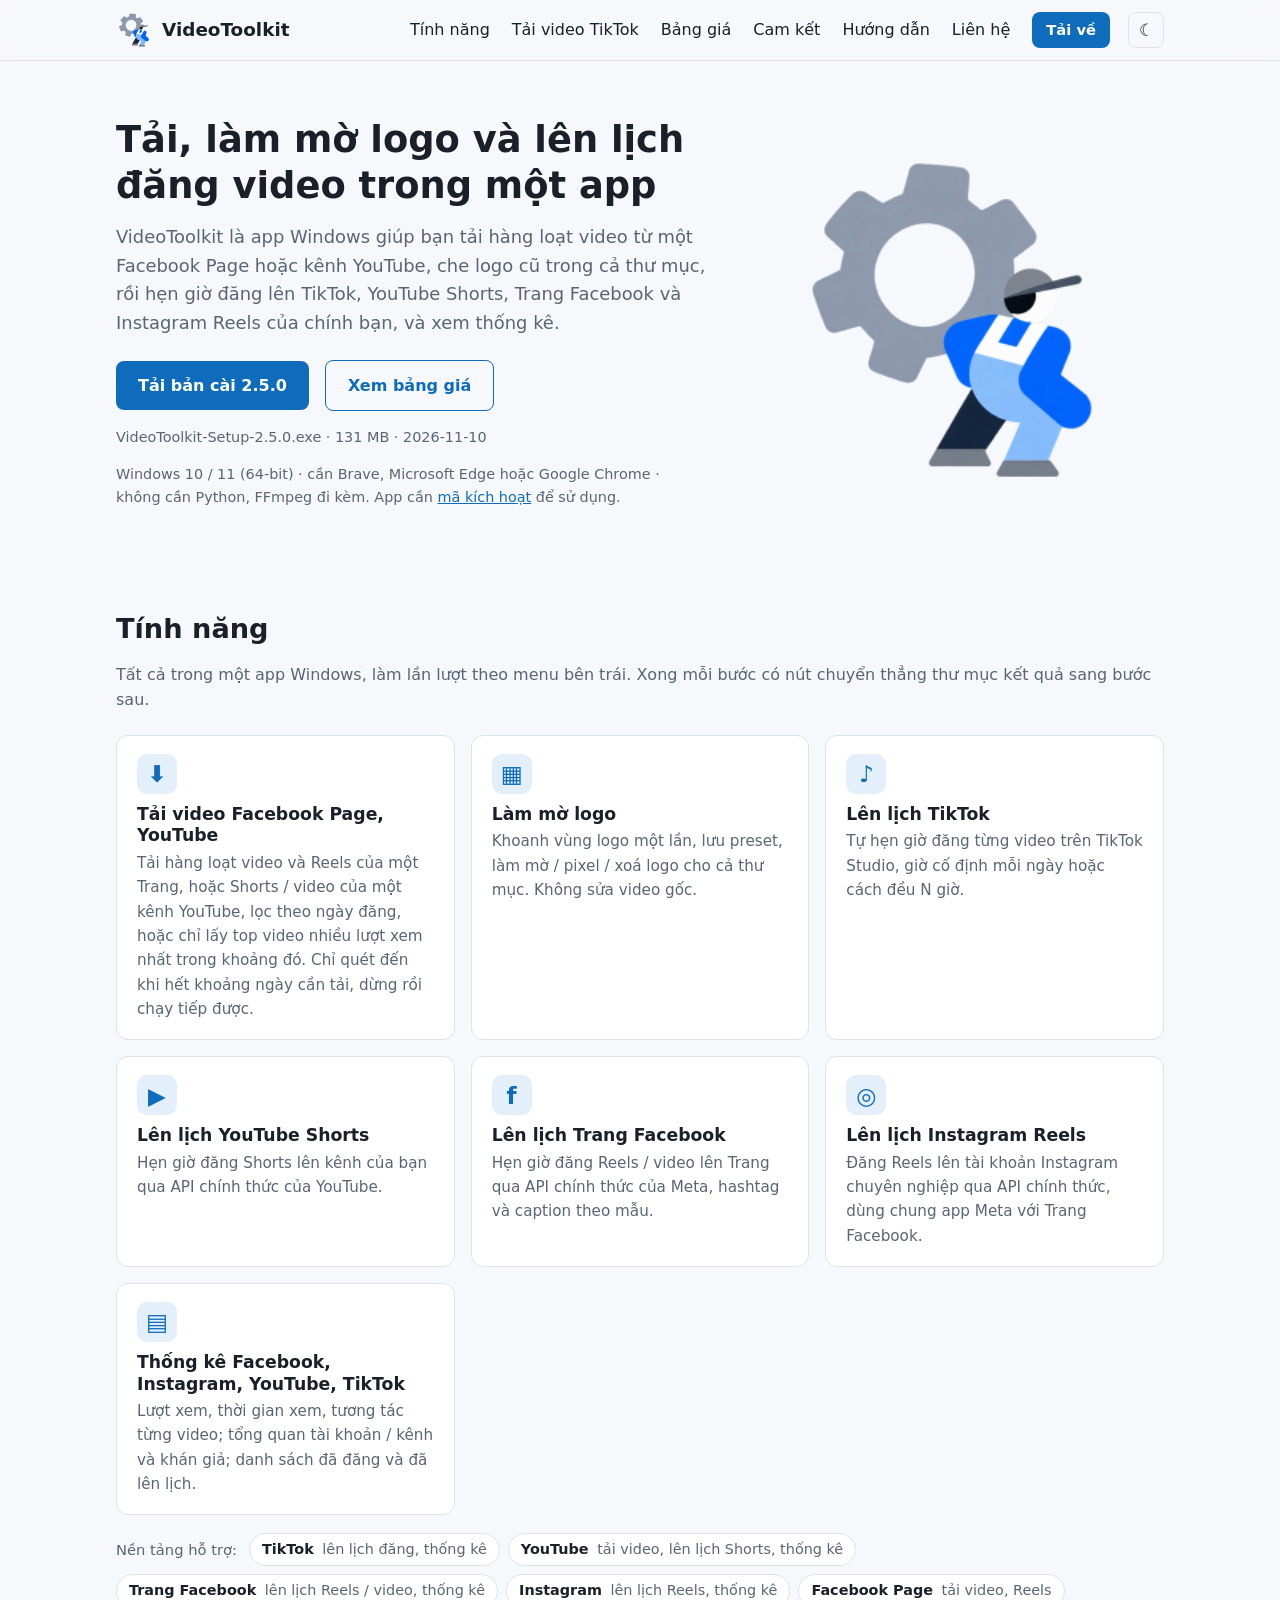
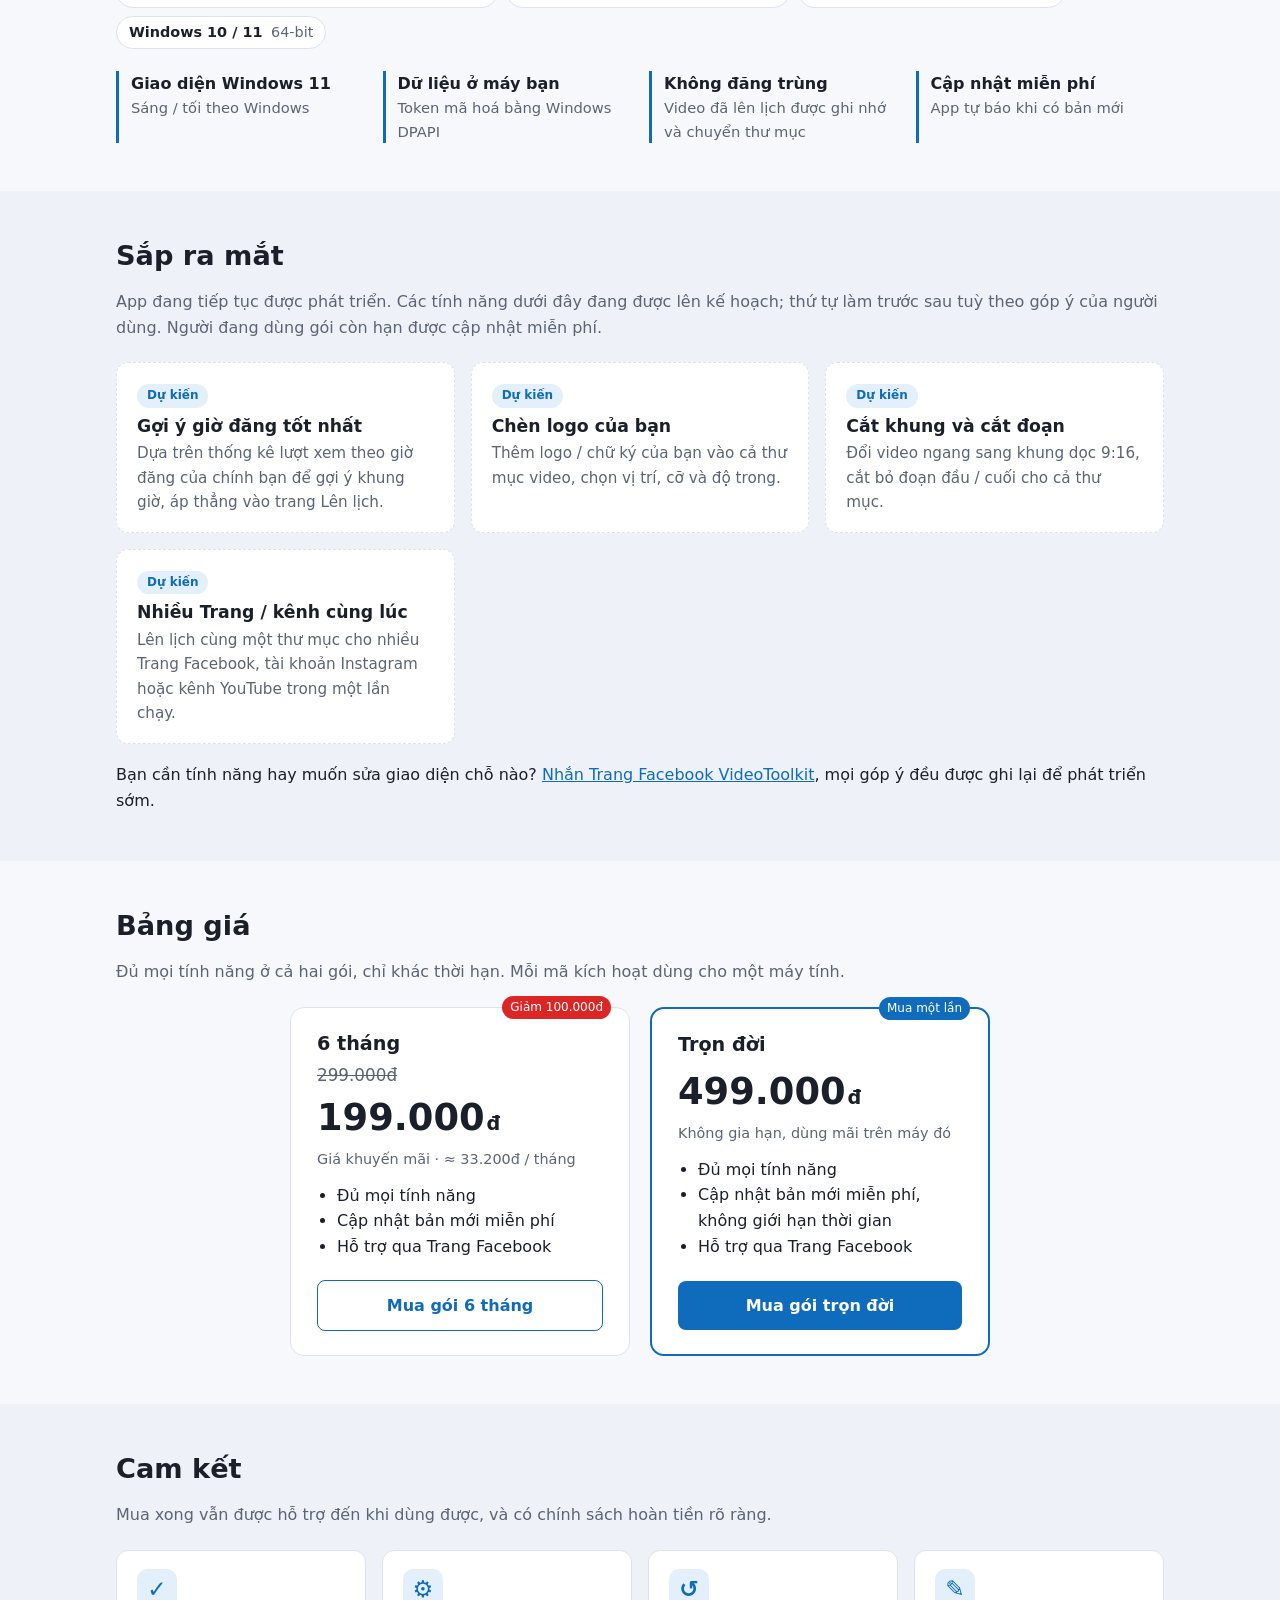
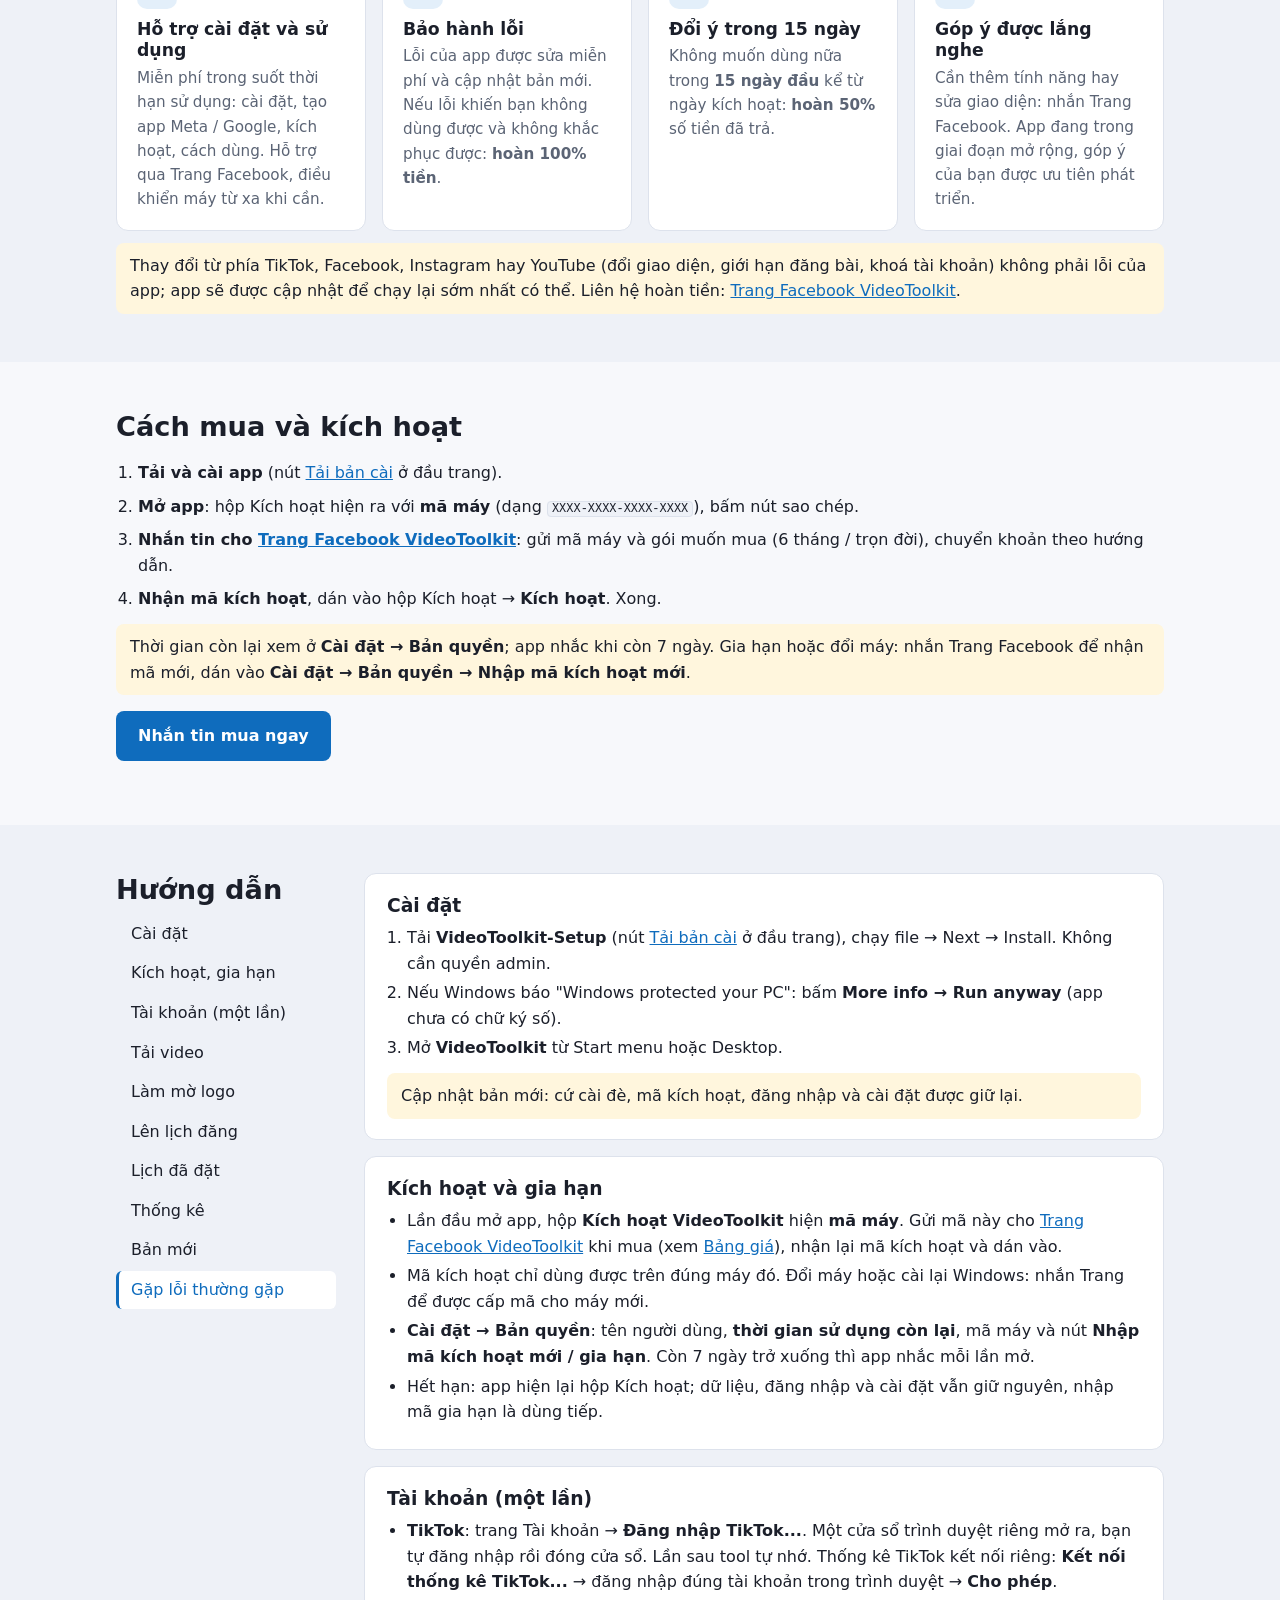
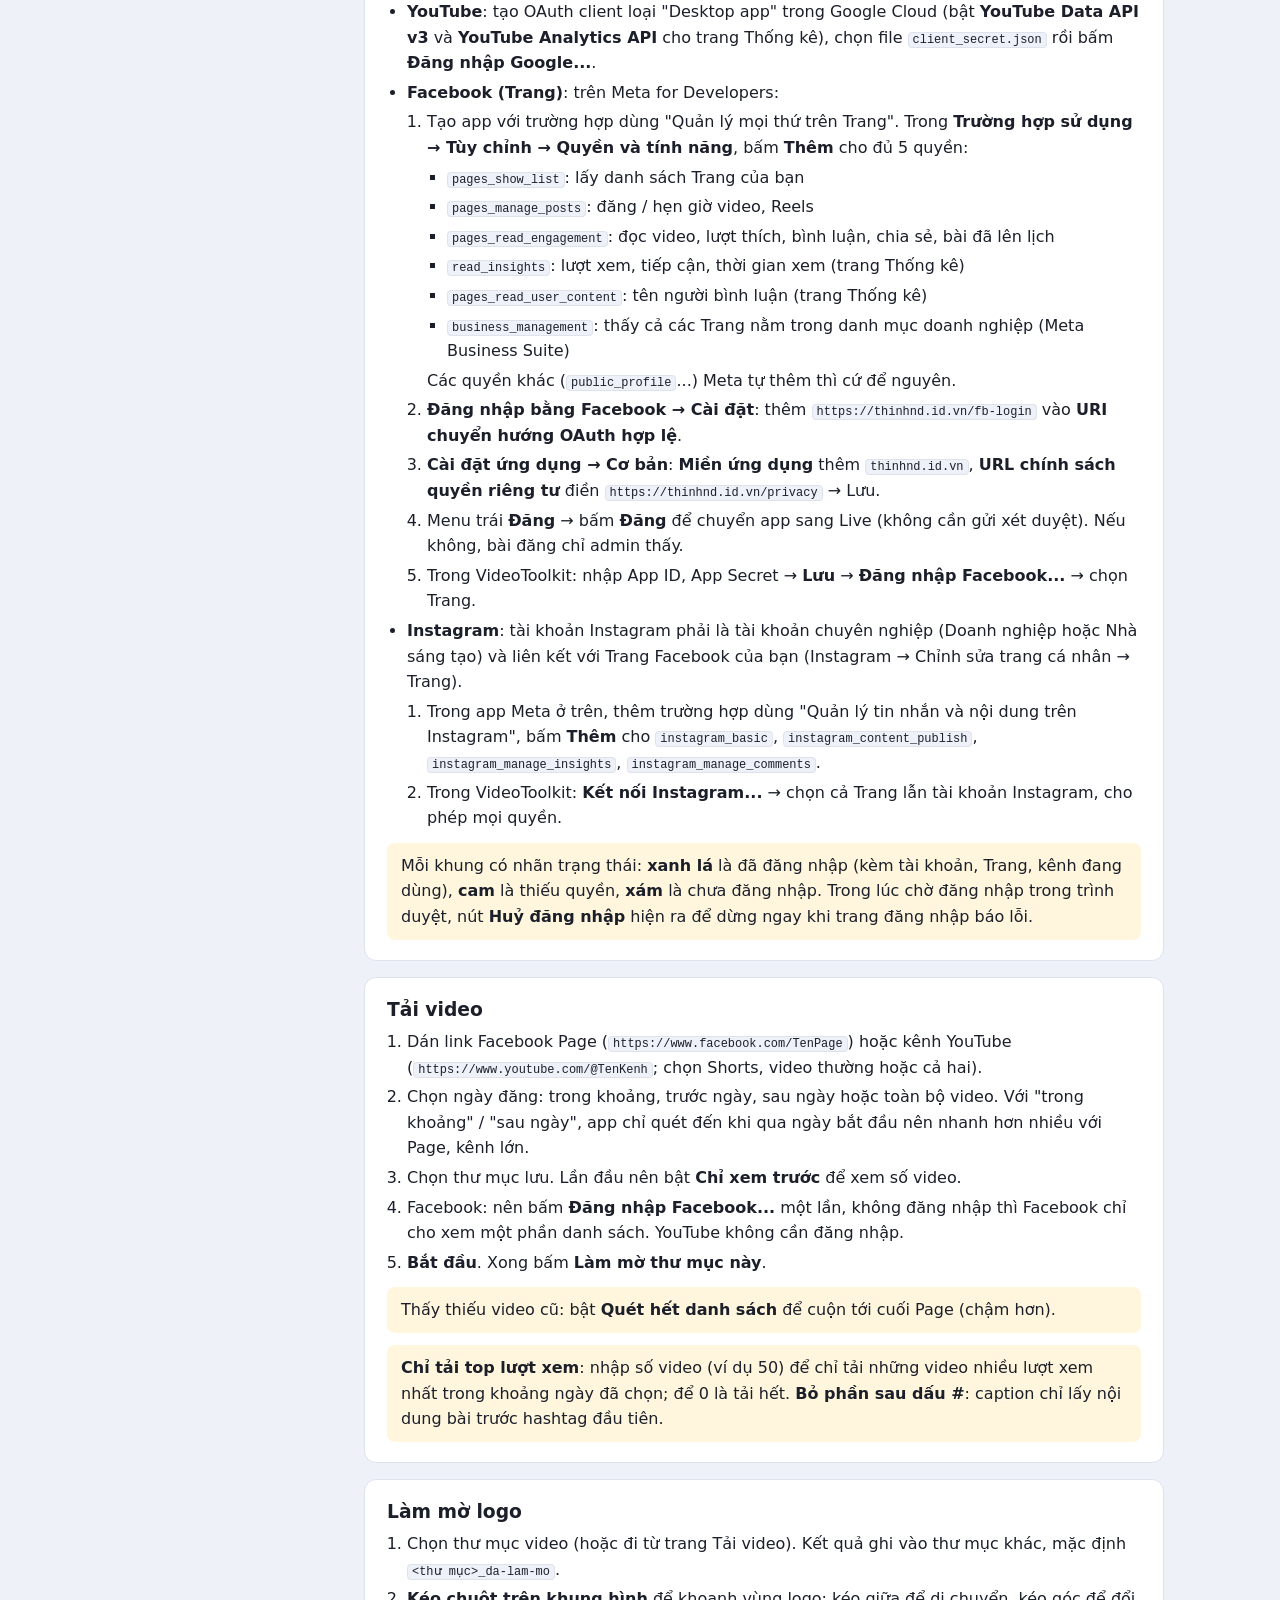
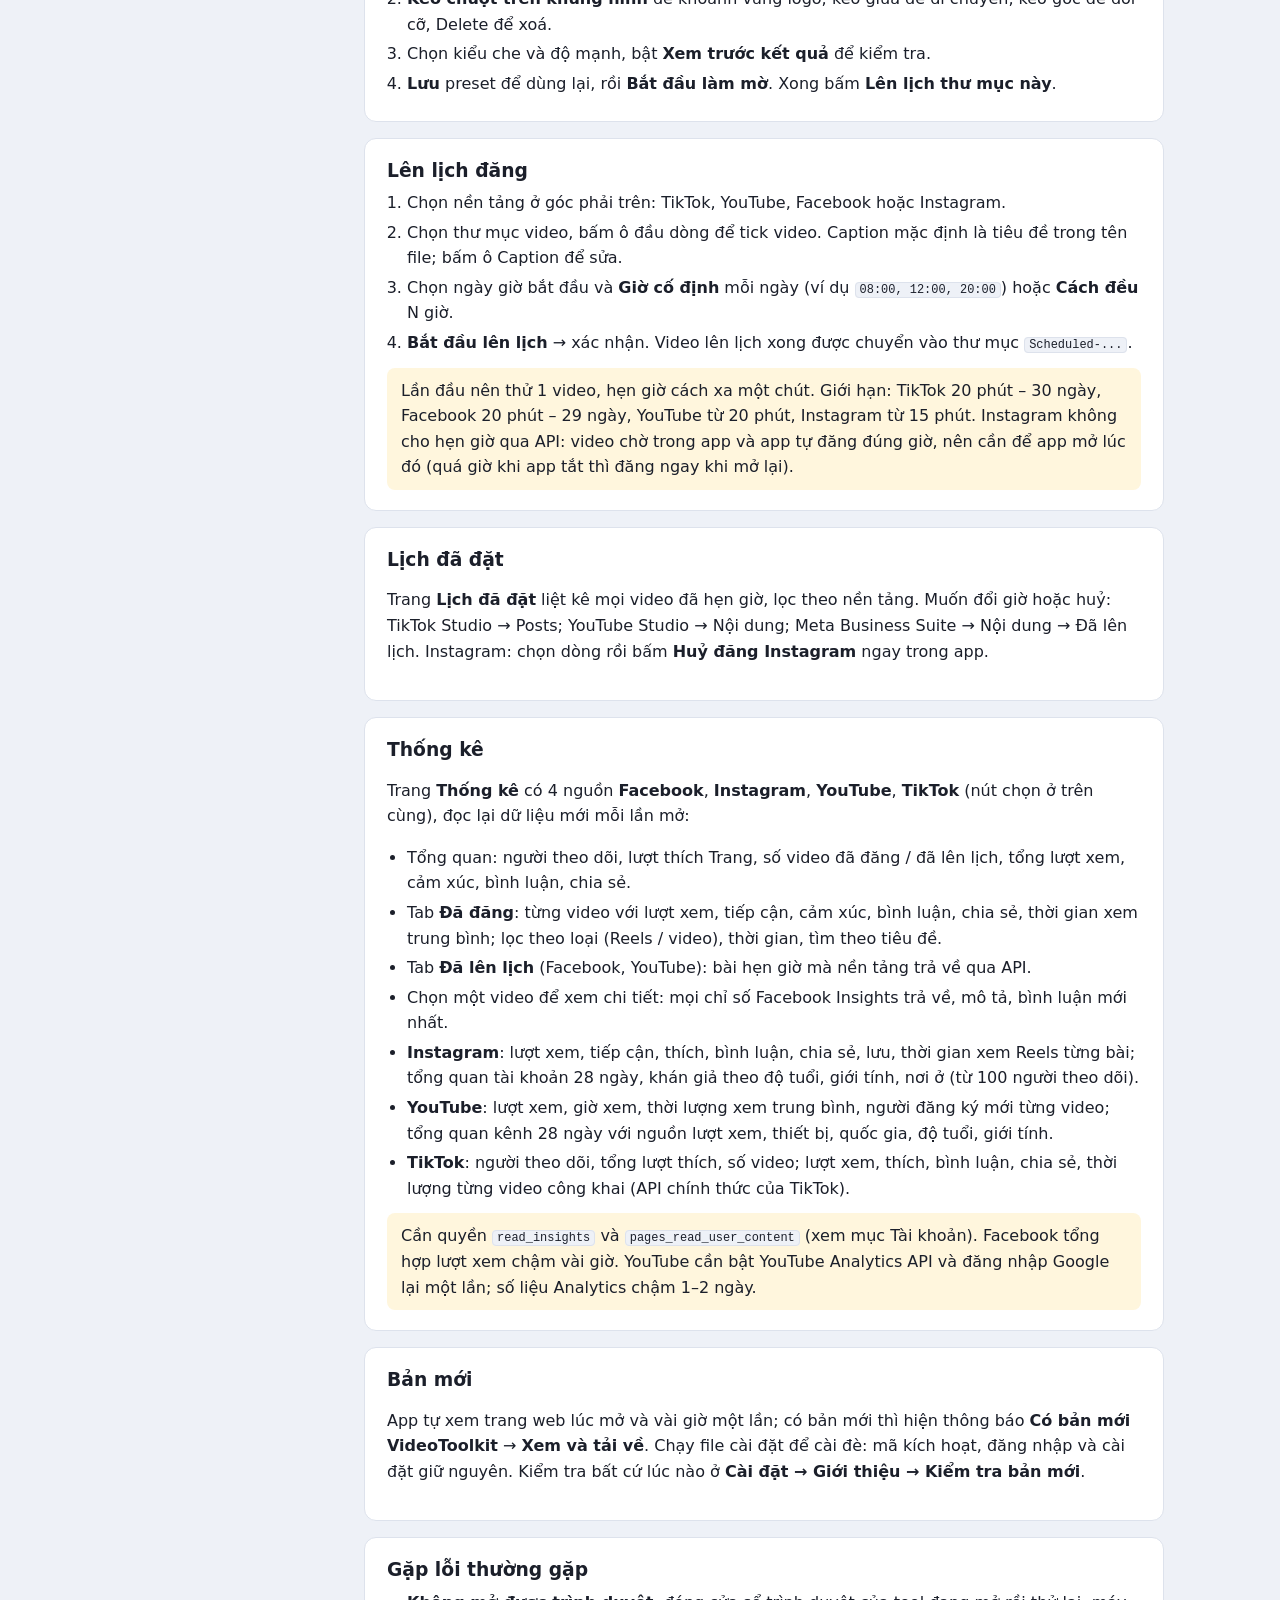
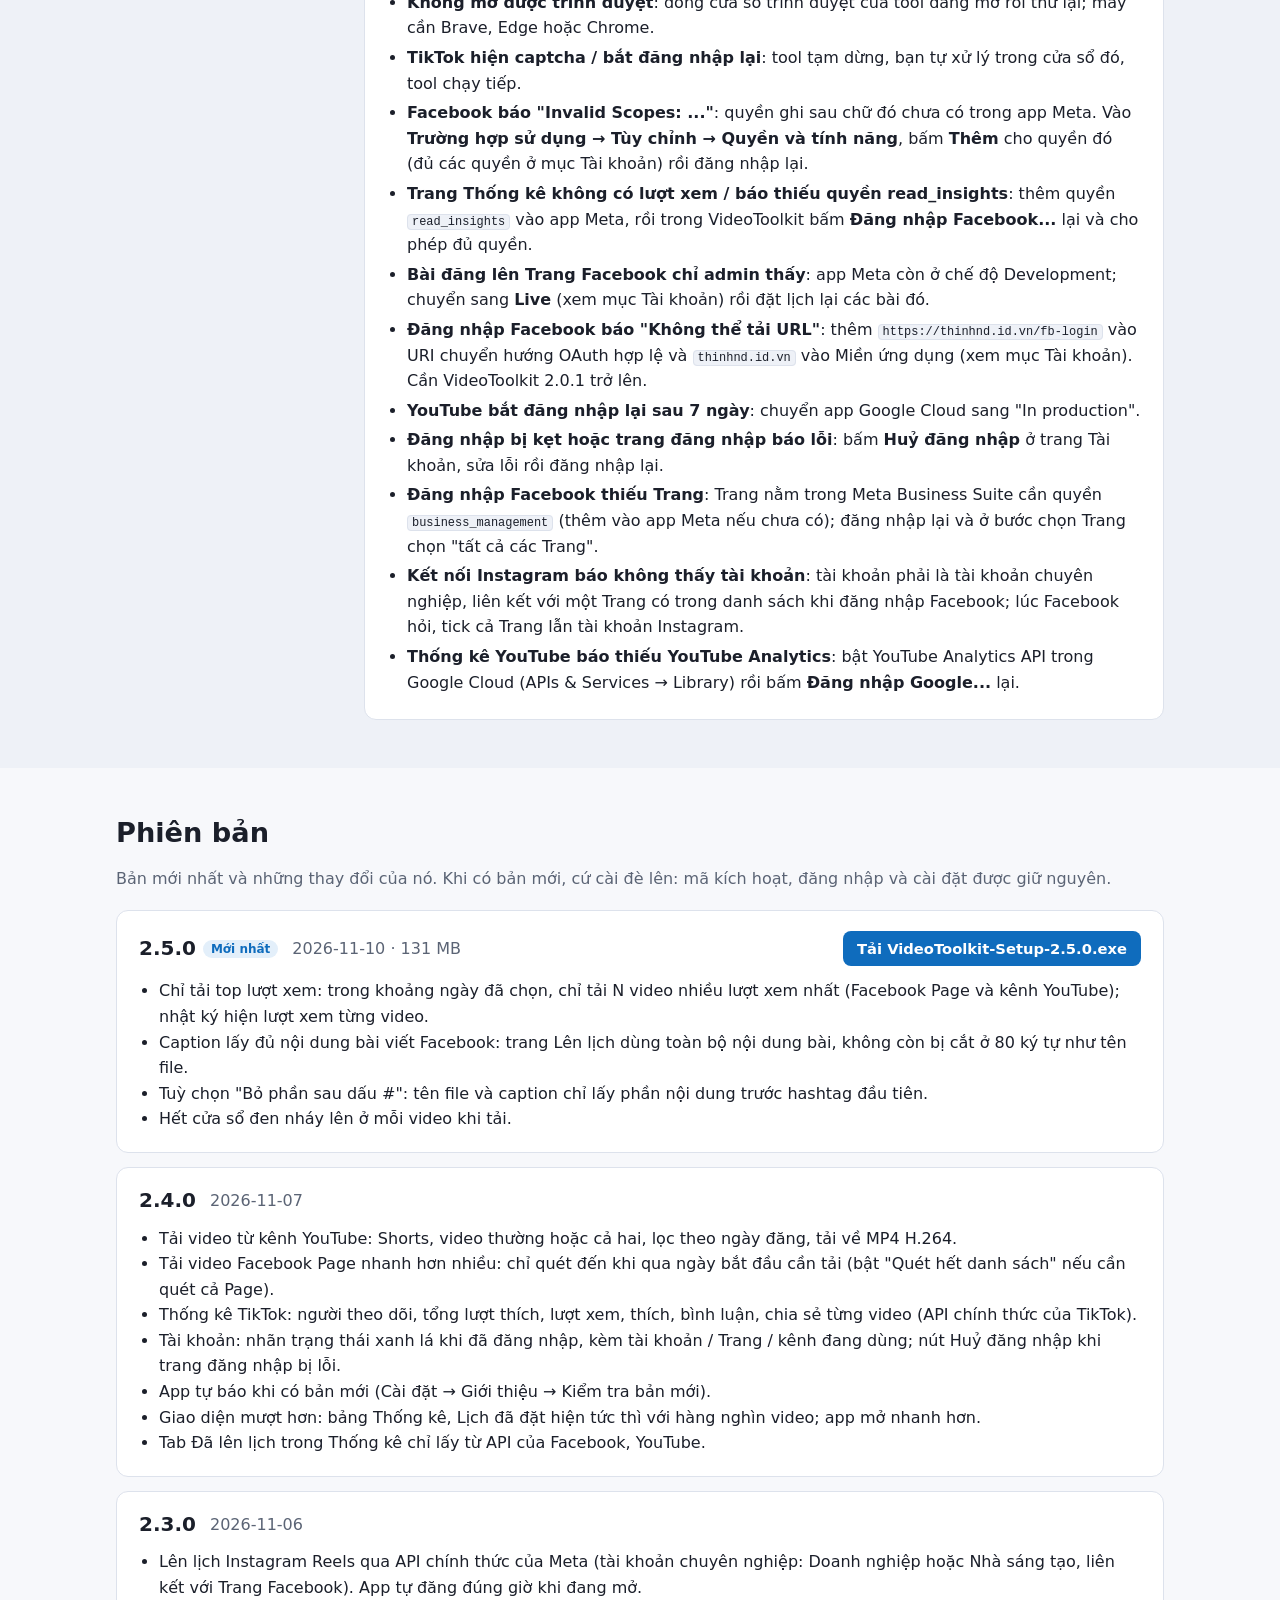
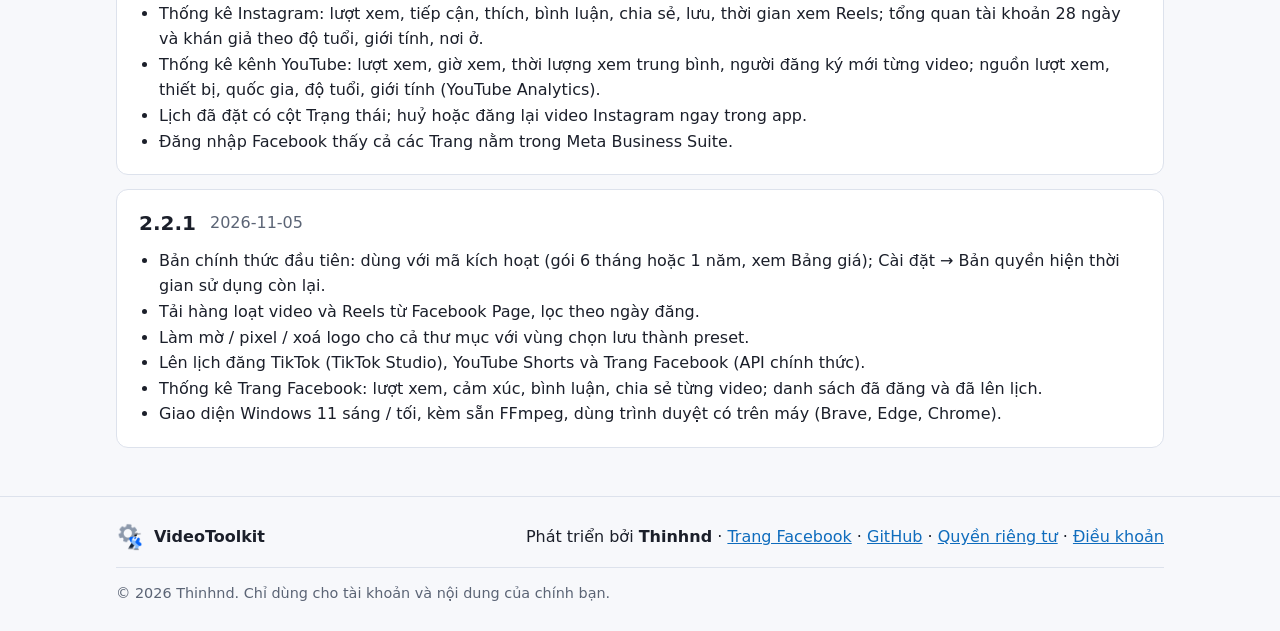
<file: index.html>
<!doctype html>
<html lang="vi">
<head>
  <meta charset="utf-8">
  <meta name="viewport" content="width=device-width, initial-scale=1">
  <title>VideoToolkit</title>
  <meta name="description" content="VideoToolkit: tải video Facebook Page và kênh YouTube, làm mờ logo, lên lịch đăng TikTok, YouTube, Facebook, Instagram và xem thống kê trên Windows.">
  <link rel="icon" href="logo.png">
  <script>try{var t=localStorage.getItem("vt-theme");if(t==="light"||t==="dark")document.documentElement.dataset.theme=t}catch(e){}</script>
  <link rel="stylesheet" href="style.css?v=16">
</head>
<body>
  <header class="topbar">
    <div class="wrap topbar-inner">
      <a class="brand" href="#top"><img src="logo.png" alt="" width="36" height="36"><span>VideoToolkit</span></a>
      <nav class="nav">
        <a href="#tinh-nang">Tính năng</a>
        <a href="download">Tải video TikTok</a>
        <a href="#bang-gia">Bảng giá</a>
        <a href="#cam-ket">Cam kết</a>
        <a href="#huong-dan">Hướng dẫn</a>
        <a href="https://www.facebook.com/profile.php?id=61595970523754" target="_blank" rel="noopener">Liên hệ</a>
        <a class="btn btn-small" href="#tai-ve">Tải về</a>
      </nav>
      <div class="topbar-tools">
        <button class="theme-toggle" type="button" aria-label="Đổi giao diện sáng / tối" title="Đổi giao diện sáng / tối">☾</button>
        <button class="menu-toggle" aria-label="Mở menu" aria-expanded="false">☰</button>
      </div>
    </div>
  </header>

  <main id="top">
    <section class="hero">
      <div class="wrap hero-inner">
        <div>
          <h1>Tải, làm mờ logo và lên lịch đăng video trong một app</h1>
          <p class="lead">VideoToolkit là app Windows giúp bạn tải hàng loạt video từ một Facebook Page hoặc kênh YouTube, che logo cũ
            trong cả thư mục, rồi hẹn giờ đăng lên TikTok, YouTube Shorts, Trang Facebook và Instagram Reels của chính bạn, và xem thống kê.</p>
          <div class="hero-actions" id="tai-ve">
            <a class="btn" id="download-btn" href="#phien-ban">Tải bản cài</a>
            <a class="btn btn-ghost" href="#bang-gia">Xem bảng giá</a>
          </div>
          <p class="muted small" id="download-meta"></p>
          <p class="muted small">Windows 10 / 11 (64-bit) · cần Brave, Microsoft Edge hoặc Google Chrome · không cần Python, FFmpeg đi kèm.
            App cần <a href="#cach-mua">mã kích hoạt</a> để sử dụng.</p>
        </div>
        <img class="hero-logo" src="logo.png" alt="Logo VideoToolkit">
      </div>
    </section>

    <section id="tinh-nang" class="section">
      <div class="wrap">
        <h2>Tính năng</h2>
        <p class="muted">Tất cả trong một app Windows, làm lần lượt theo menu bên trái. Xong mỗi bước có nút chuyển thẳng thư mục kết quả sang bước sau.</p>
        <div class="features">
          <article class="feature">
            <div class="feature-icon">⬇</div>
            <h3>Tải video Facebook Page, YouTube</h3>
            <p>Tải hàng loạt video và Reels của một Trang, hoặc Shorts / video của một kênh YouTube, lọc theo ngày đăng, hoặc chỉ lấy top video nhiều lượt xem nhất trong khoảng đó. Chỉ quét đến khi hết khoảng ngày cần tải, dừng rồi chạy tiếp được.</p>
          </article>
          <article class="feature">
            <div class="feature-icon">▦</div>
            <h3>Làm mờ logo</h3>
            <p>Khoanh vùng logo một lần, lưu preset, làm mờ / pixel / xoá logo cho cả thư mục. Không sửa video gốc.</p>
          </article>
          <article class="feature">
            <div class="feature-icon">♪</div>
            <h3>Lên lịch TikTok</h3>
            <p>Tự hẹn giờ đăng từng video trên TikTok Studio, giờ cố định mỗi ngày hoặc cách đều N giờ.</p>
          </article>
          <article class="feature">
            <div class="feature-icon">▶</div>
            <h3>Lên lịch YouTube Shorts</h3>
            <p>Hẹn giờ đăng Shorts lên kênh của bạn qua API chính thức của YouTube.</p>
          </article>
          <article class="feature">
            <div class="feature-icon">f</div>
            <h3>Lên lịch Trang Facebook</h3>
            <p>Hẹn giờ đăng Reels / video lên Trang qua API chính thức của Meta, hashtag và caption theo mẫu.</p>
          </article>
          <article class="feature">
            <div class="feature-icon">◎</div>
            <h3>Lên lịch Instagram Reels</h3>
            <p>Đăng Reels lên tài khoản Instagram chuyên nghiệp qua API chính thức, dùng chung app Meta với Trang Facebook.</p>
          </article>
          <article class="feature">
            <div class="feature-icon">▤</div>
            <h3>Thống kê Facebook, Instagram, YouTube, TikTok</h3>
            <p>Lượt xem, thời gian xem, tương tác từng video; tổng quan tài khoản / kênh và khán giả; danh sách đã đăng và đã lên lịch.</p>
          </article>
        </div>
        <div class="platforms">
          <span class="platforms-label">Nền tảng hỗ trợ:</span>
          <span class="chip"><b>TikTok</b> lên lịch đăng, thống kê</span>
          <span class="chip"><b>YouTube</b> tải video, lên lịch Shorts, thống kê</span>
          <span class="chip"><b>Trang Facebook</b> lên lịch Reels / video, thống kê</span>
          <span class="chip"><b>Instagram</b> lên lịch Reels, thống kê</span>
          <span class="chip"><b>Facebook Page</b> tải video, Reels</span>
          <span class="chip"><b>Windows 10 / 11</b> 64-bit</span>
        </div>
        <div class="facts">
          <div><b>Giao diện Windows 11</b><span>Sáng / tối theo Windows</span></div>
          <div><b>Dữ liệu ở máy bạn</b><span>Token mã hoá bằng Windows DPAPI</span></div>
          <div><b>Không đăng trùng</b><span>Video đã lên lịch được ghi nhớ và chuyển thư mục</span></div>
          <div><b>Cập nhật miễn phí</b><span>App tự báo khi có bản mới</span></div>
        </div>
      </div>
    </section>

    <section id="sap-ra-mat" class="section alt">
      <div class="wrap">
        <h2>Sắp ra mắt</h2>
        <p class="muted">App đang tiếp tục được phát triển. Các tính năng dưới đây đang được lên kế hoạch; thứ tự làm trước sau tuỳ theo góp ý của người dùng.
          Người đang dùng gói còn hạn được cập nhật miễn phí.</p>
        <div class="features">
          <article class="feature soon">
            <span class="soon-badge">Dự kiến</span>
            <h3>Gợi ý giờ đăng tốt nhất</h3>
            <p>Dựa trên thống kê lượt xem theo giờ đăng của chính bạn để gợi ý khung giờ, áp thẳng vào trang Lên lịch.</p>
          </article>
          <article class="feature soon">
            <span class="soon-badge">Dự kiến</span>
            <h3>Chèn logo của bạn</h3>
            <p>Thêm logo / chữ ký của bạn vào cả thư mục video, chọn vị trí, cỡ và độ trong.</p>
          </article>
          <article class="feature soon">
            <span class="soon-badge">Dự kiến</span>
            <h3>Cắt khung và cắt đoạn</h3>
            <p>Đổi video ngang sang khung dọc 9:16, cắt bỏ đoạn đầu / cuối cho cả thư mục.</p>
          </article>
          <article class="feature soon">
            <span class="soon-badge">Dự kiến</span>
            <h3>Nhiều Trang / kênh cùng lúc</h3>
            <p>Lên lịch cùng một thư mục cho nhiều Trang Facebook, tài khoản Instagram hoặc kênh YouTube trong một lần chạy.</p>
          </article>
        </div>
        <p class="feedback">Bạn cần tính năng hay muốn sửa giao diện chỗ nào? <a href="https://www.facebook.com/profile.php?id=61595970523754" target="_blank" rel="noopener">Nhắn Trang Facebook VideoToolkit</a>,
          mọi góp ý đều được ghi lại để phát triển sớm.</p>
      </div>
    </section>

    <section id="bang-gia" class="section">
      <div class="wrap">
        <h2>Bảng giá</h2>
        <p class="muted">Đủ mọi tính năng ở cả hai gói, chỉ khác thời hạn. Mỗi mã kích hoạt dùng cho một máy tính.</p>
        <div class="plans">
          <article class="plan plan-sale">
            <span class="badge badge-sale">Giảm 100.000đ</span>
            <h3>6 tháng</h3>
            <div class="price-old">299.000đ</div>
            <div class="price">199.000<span>đ</span></div>
            <p class="muted small">Giá khuyến mãi · ≈ 33.200đ / tháng</p>
            <ul>
              <li>Đủ mọi tính năng</li>
              <li>Cập nhật bản mới miễn phí</li>
              <li>Hỗ trợ qua Trang Facebook</li>
            </ul>
            <a class="btn btn-ghost" href="#cach-mua">Mua gói 6 tháng</a>
          </article>
          <article class="plan plan-best">
            <span class="badge">Mua một lần</span>
            <h3>Trọn đời</h3>
            <div class="price">499.000<span>đ</span></div>
            <p class="muted small">Không gia hạn, dùng mãi trên máy đó</p>
            <ul>
              <li>Đủ mọi tính năng</li>
              <li>Cập nhật bản mới miễn phí, không giới hạn thời gian</li>
              <li>Hỗ trợ qua Trang Facebook</li>
            </ul>
            <a class="btn" href="#cach-mua">Mua gói trọn đời</a>
          </article>
        </div>
      </div>
    </section>

    <section id="cam-ket" class="section alt">
      <div class="wrap">
        <h2>Cam kết</h2>
        <p class="muted">Mua xong vẫn được hỗ trợ đến khi dùng được, và có chính sách hoàn tiền rõ ràng.</p>
        <div class="features promises">
          <article class="feature">
            <div class="feature-icon">✓</div>
            <h3>Hỗ trợ cài đặt và sử dụng</h3>
            <p>Miễn phí trong suốt thời hạn sử dụng: cài đặt, tạo app Meta / Google, kích hoạt, cách dùng. Hỗ trợ qua Trang Facebook, điều khiển máy từ xa khi cần.</p>
          </article>
          <article class="feature">
            <div class="feature-icon">⚙</div>
            <h3>Bảo hành lỗi</h3>
            <p>Lỗi của app được sửa miễn phí và cập nhật bản mới. Nếu lỗi khiến bạn không dùng được và không khắc phục được: <b>hoàn 100% tiền</b>.</p>
          </article>
          <article class="feature">
            <div class="feature-icon">↺</div>
            <h3>Đổi ý trong 15 ngày</h3>
            <p>Không muốn dùng nữa trong <b>15 ngày đầu</b> kể từ ngày kích hoạt: <b>hoàn 50%</b> số tiền đã trả.</p>
          </article>
          <article class="feature">
            <div class="feature-icon">✎</div>
            <h3>Góp ý được lắng nghe</h3>
            <p>Cần thêm tính năng hay sửa giao diện: nhắn Trang Facebook. App đang trong giai đoạn mở rộng, góp ý của bạn được ưu tiên phát triển.</p>
          </article>
        </div>
        <p class="note">Thay đổi từ phía TikTok, Facebook, Instagram hay YouTube (đổi giao diện, giới hạn đăng bài, khoá tài khoản) không phải lỗi của app;
          app sẽ được cập nhật để chạy lại sớm nhất có thể. Liên hệ hoàn tiền: <a href="https://www.facebook.com/profile.php?id=61595970523754" target="_blank" rel="noopener">Trang Facebook VideoToolkit</a>.</p>
      </div>
    </section>

    <section id="cach-mua" class="section">
      <div class="wrap">
        <h2>Cách mua và kích hoạt</h2>
        <ol class="buy-steps">
          <li><b>Tải và cài app</b> (nút <a href="#tai-ve">Tải bản cài</a> ở đầu trang).</li>
          <li><b>Mở app</b>: hộp Kích hoạt hiện ra với <b>mã máy</b> (dạng <code>XXXX-XXXX-XXXX-XXXX</code>), bấm nút sao chép.</li>
          <li><b>Nhắn tin cho <a href="https://www.facebook.com/profile.php?id=61595970523754" target="_blank" rel="noopener">Trang Facebook VideoToolkit</a></b>: gửi mã máy và gói muốn mua (6 tháng / trọn đời), chuyển khoản theo hướng dẫn.</li>
          <li><b>Nhận mã kích hoạt</b>, dán vào hộp Kích hoạt → <b>Kích hoạt</b>. Xong.</li>
        </ol>
        <p class="note">Thời gian còn lại xem ở <b>Cài đặt → Bản quyền</b>; app nhắc khi còn 7 ngày. Gia hạn hoặc đổi máy: nhắn Trang Facebook để nhận mã mới,
          dán vào <b>Cài đặt → Bản quyền → Nhập mã kích hoạt mới</b>.</p>
        <p><a class="btn" href="https://www.facebook.com/profile.php?id=61595970523754" target="_blank" rel="noopener">Nhắn tin mua ngay</a></p>
      </div>
    </section>

    <section id="huong-dan" class="section alt">
      <div class="wrap guide">
        <aside class="guide-menu">
          <h2>Hướng dẫn</h2>
          <nav>
            <a href="#hd-cai-dat">Cài đặt</a>
            <a href="#hd-kich-hoat">Kích hoạt, gia hạn</a>
            <a href="#hd-tai-khoan">Tài khoản (một lần)</a>
            <a href="#hd-tai-video">Tải video</a>
            <a href="#hd-lam-mo">Làm mờ logo</a>
            <a href="#hd-len-lich">Lên lịch đăng</a>
            <a href="#hd-lich-da-dat">Lịch đã đặt</a>
            <a href="#hd-thong-ke">Thống kê</a>
            <a href="#hd-ban-moi">Bản mới</a>
            <a href="#hd-loi">Gặp lỗi thường gặp</a>
          </nav>
        </aside>
        <div class="guide-body">
          <article id="hd-cai-dat">
            <h3>Cài đặt</h3>
            <ol>
              <li>Tải <b>VideoToolkit-Setup</b> (nút <a href="#tai-ve">Tải bản cài</a> ở đầu trang), chạy file → Next → Install. Không cần quyền admin.</li>
              <li>Nếu Windows báo "Windows protected your PC": bấm <b>More info → Run anyway</b> (app chưa có chữ ký số).</li>
              <li>Mở <b>VideoToolkit</b> từ Start menu hoặc Desktop.</li>
            </ol>
            <p class="note">Cập nhật bản mới: cứ cài đè, mã kích hoạt, đăng nhập và cài đặt được giữ lại.</p>
          </article>
          <article id="hd-kich-hoat">
            <h3>Kích hoạt và gia hạn</h3>
            <ul>
              <li>Lần đầu mở app, hộp <b>Kích hoạt VideoToolkit</b> hiện <b>mã máy</b>. Gửi mã này cho <a href="https://www.facebook.com/profile.php?id=61595970523754" target="_blank" rel="noopener">Trang Facebook VideoToolkit</a> khi mua (xem <a href="#bang-gia">Bảng giá</a>), nhận lại mã kích hoạt và dán vào.</li>
              <li>Mã kích hoạt chỉ dùng được trên đúng máy đó. Đổi máy hoặc cài lại Windows: nhắn Trang để được cấp mã cho máy mới.</li>
              <li><b>Cài đặt → Bản quyền</b>: tên người dùng, <b>thời gian sử dụng còn lại</b>, mã máy và nút <b>Nhập mã kích hoạt mới / gia hạn</b>. Còn 7 ngày trở xuống thì app nhắc mỗi lần mở.</li>
              <li>Hết hạn: app hiện lại hộp Kích hoạt; dữ liệu, đăng nhập và cài đặt vẫn giữ nguyên, nhập mã gia hạn là dùng tiếp.</li>
            </ul>
          </article>
          <article id="hd-tai-khoan">
            <h3>Tài khoản (một lần)</h3>
            <ul>
              <li><b>TikTok</b>: trang Tài khoản → <b>Đăng nhập TikTok...</b>. Một cửa sổ trình duyệt riêng mở ra, bạn tự đăng nhập rồi đóng cửa sổ. Lần sau tool tự nhớ.
                Thống kê TikTok kết nối riêng: <b>Kết nối thống kê TikTok...</b> → đăng nhập đúng tài khoản trong trình duyệt → <b>Cho phép</b>.</li>
              <li><b>YouTube</b>: tạo OAuth client loại "Desktop app" trong Google Cloud (bật <b>YouTube Data API v3</b> và <b>YouTube Analytics API</b> cho trang Thống kê), chọn file <code>client_secret.json</code> rồi bấm <b>Đăng nhập Google...</b>.</li>
              <li><b>Facebook (Trang)</b>: trên Meta for Developers:
                <ol>
                  <li>Tạo app với trường hợp dùng "Quản lý mọi thứ trên Trang". Trong <b>Trường hợp sử dụng → Tùy chỉnh → Quyền và tính năng</b>, bấm <b>Thêm</b> cho đủ 5 quyền:
                    <ul>
                      <li><code>pages_show_list</code>: lấy danh sách Trang của bạn</li>
                      <li><code>pages_manage_posts</code>: đăng / hẹn giờ video, Reels</li>
                      <li><code>pages_read_engagement</code>: đọc video, lượt thích, bình luận, chia sẻ, bài đã lên lịch</li>
                      <li><code>read_insights</code>: lượt xem, tiếp cận, thời gian xem (trang Thống kê)</li>
                      <li><code>pages_read_user_content</code>: tên người bình luận (trang Thống kê)</li>
                      <li><code>business_management</code>: thấy cả các Trang nằm trong danh mục doanh nghiệp (Meta Business Suite)</li>
                    </ul>
                    Các quyền khác (<code>public_profile</code>...) Meta tự thêm thì cứ để nguyên.</li>
                  <li><b>Đăng nhập bằng Facebook → Cài đặt</b>: thêm <code>https://thinhnd.id.vn/fb-login</code> vào <b>URI chuyển hướng OAuth hợp lệ</b>.</li>
                  <li><b>Cài đặt ứng dụng → Cơ bản</b>: <b>Miền ứng dụng</b> thêm <code>thinhnd.id.vn</code>, <b>URL chính sách quyền riêng tư</b> điền <code>https://thinhnd.id.vn/privacy</code> → Lưu.</li>
                  <li>Menu trái <b>Đăng</b> → bấm <b>Đăng</b> để chuyển app sang Live (không cần gửi xét duyệt). Nếu không, bài đăng chỉ admin thấy.</li>
                  <li>Trong VideoToolkit: nhập App ID, App Secret → <b>Lưu</b> → <b>Đăng nhập Facebook...</b> → chọn Trang.</li>
                </ol>
              </li>
              <li><b>Instagram</b>: tài khoản Instagram phải là tài khoản chuyên nghiệp (Doanh nghiệp hoặc Nhà sáng tạo) và liên kết với Trang Facebook của bạn (Instagram → Chỉnh sửa trang cá nhân → Trang).
                <ol>
                  <li>Trong app Meta ở trên, thêm trường hợp dùng "Quản lý tin nhắn và nội dung trên Instagram", bấm <b>Thêm</b> cho <code>instagram_basic</code>, <code>instagram_content_publish</code>, <code>instagram_manage_insights</code>, <code>instagram_manage_comments</code>.</li>
                  <li>Trong VideoToolkit: <b>Kết nối Instagram...</b> → chọn cả Trang lẫn tài khoản Instagram, cho phép mọi quyền.</li>
                </ol>
              </li>
            </ul>
            <p class="note">Mỗi khung có nhãn trạng thái: <b>xanh lá</b> là đã đăng nhập (kèm tài khoản, Trang, kênh đang dùng), <b>cam</b> là thiếu quyền,
              <b>xám</b> là chưa đăng nhập. Trong lúc chờ đăng nhập trong trình duyệt, nút <b>Huỷ đăng nhập</b> hiện ra để dừng ngay khi trang đăng nhập báo lỗi.</p>
          </article>
          <article id="hd-tai-video">
            <h3>Tải video</h3>
            <ol>
              <li>Dán link Facebook Page (<code>https://www.facebook.com/TenPage</code>) hoặc kênh YouTube (<code>https://www.youtube.com/@TenKenh</code>; chọn Shorts, video thường hoặc cả hai).</li>
              <li>Chọn ngày đăng: trong khoảng, trước ngày, sau ngày hoặc toàn bộ video. Với "trong khoảng" / "sau ngày", app chỉ quét đến khi qua ngày bắt đầu nên nhanh hơn nhiều với Page, kênh lớn.</li>
              <li>Chọn thư mục lưu. Lần đầu nên bật <b>Chỉ xem trước</b> để xem số video.</li>
              <li>Facebook: nên bấm <b>Đăng nhập Facebook...</b> một lần, không đăng nhập thì Facebook chỉ cho xem một phần danh sách. YouTube không cần đăng nhập.</li>
              <li><b>Bắt đầu</b>. Xong bấm <b>Làm mờ thư mục này</b>.</li>
            </ol>
            <p class="note">Thấy thiếu video cũ: bật <b>Quét hết danh sách</b> để cuộn tới cuối Page (chậm hơn).</p>
            <p class="note"><b>Chỉ tải top lượt xem</b>: nhập số video (ví dụ 50) để chỉ tải những video nhiều lượt xem nhất trong khoảng ngày đã chọn; để 0 là tải hết. <b>Bỏ phần sau dấu #</b>: caption chỉ lấy nội dung bài trước hashtag đầu tiên.</p>
          </article>
          <article id="hd-lam-mo">
            <h3>Làm mờ logo</h3>
            <ol>
              <li>Chọn thư mục video (hoặc đi từ trang Tải video). Kết quả ghi vào thư mục khác, mặc định <code>&lt;thư mục&gt;_da-lam-mo</code>.</li>
              <li><b>Kéo chuột trên khung hình</b> để khoanh vùng logo; kéo giữa để di chuyển, kéo góc để đổi cỡ, Delete để xoá.</li>
              <li>Chọn kiểu che và độ mạnh, bật <b>Xem trước kết quả</b> để kiểm tra.</li>
              <li><b>Lưu</b> preset để dùng lại, rồi <b>Bắt đầu làm mờ</b>. Xong bấm <b>Lên lịch thư mục này</b>.</li>
            </ol>
          </article>
          <article id="hd-len-lich">
            <h3>Lên lịch đăng</h3>
            <ol>
              <li>Chọn nền tảng ở góc phải trên: TikTok, YouTube, Facebook hoặc Instagram.</li>
              <li>Chọn thư mục video, bấm ô đầu dòng để tick video. Caption mặc định là tiêu đề trong tên file; bấm ô Caption để sửa.</li>
              <li>Chọn ngày giờ bắt đầu và <b>Giờ cố định</b> mỗi ngày (ví dụ <code>08:00, 12:00, 20:00</code>) hoặc <b>Cách đều</b> N giờ.</li>
              <li><b>Bắt đầu lên lịch</b> → xác nhận. Video lên lịch xong được chuyển vào thư mục <code>Scheduled-...</code>.</li>
            </ol>
            <p class="note">Lần đầu nên thử 1 video, hẹn giờ cách xa một chút. Giới hạn: TikTok 20 phút – 30 ngày, Facebook 20 phút – 29 ngày, YouTube từ 20 phút, Instagram từ 15 phút.
              Instagram không cho hẹn giờ qua API: video chờ trong app và app tự đăng đúng giờ, nên cần để app mở lúc đó (quá giờ khi app tắt thì đăng ngay khi mở lại).</p>
          </article>
          <article id="hd-lich-da-dat">
            <h3>Lịch đã đặt</h3>
            <p>Trang <b>Lịch đã đặt</b> liệt kê mọi video đã hẹn giờ, lọc theo nền tảng. Muốn đổi giờ hoặc huỷ:
              TikTok Studio → Posts; YouTube Studio → Nội dung; Meta Business Suite → Nội dung → Đã lên lịch. Instagram: chọn dòng rồi bấm <b>Huỷ đăng Instagram</b> ngay trong app.</p>
          </article>
          <article id="hd-thong-ke">
            <h3>Thống kê</h3>
            <p>Trang <b>Thống kê</b> có 4 nguồn <b>Facebook</b>, <b>Instagram</b>, <b>YouTube</b>, <b>TikTok</b> (nút chọn ở trên cùng), đọc lại dữ liệu mới mỗi lần mở:</p>
            <ul>
              <li>Tổng quan: người theo dõi, lượt thích Trang, số video đã đăng / đã lên lịch, tổng lượt xem, cảm xúc, bình luận, chia sẻ.</li>
              <li>Tab <b>Đã đăng</b>: từng video với lượt xem, tiếp cận, cảm xúc, bình luận, chia sẻ, thời gian xem trung bình; lọc theo loại (Reels / video), thời gian, tìm theo tiêu đề.</li>
              <li>Tab <b>Đã lên lịch</b> (Facebook, YouTube): bài hẹn giờ mà nền tảng trả về qua API.</li>
              <li>Chọn một video để xem chi tiết: mọi chỉ số Facebook Insights trả về, mô tả, bình luận mới nhất.</li>
              <li><b>Instagram</b>: lượt xem, tiếp cận, thích, bình luận, chia sẻ, lưu, thời gian xem Reels từng bài; tổng quan tài khoản 28 ngày, khán giả theo độ tuổi, giới tính, nơi ở (từ 100 người theo dõi).</li>
              <li><b>YouTube</b>: lượt xem, giờ xem, thời lượng xem trung bình, người đăng ký mới từng video; tổng quan kênh 28 ngày với nguồn lượt xem, thiết bị, quốc gia, độ tuổi, giới tính.</li>
              <li><b>TikTok</b>: người theo dõi, tổng lượt thích, số video; lượt xem, thích, bình luận, chia sẻ, thời lượng từng video công khai (API chính thức của TikTok).</li>
            </ul>
            <p class="note">Cần quyền <code>read_insights</code> và <code>pages_read_user_content</code> (xem mục Tài khoản). Facebook tổng hợp lượt xem chậm vài giờ. YouTube cần bật YouTube Analytics API và đăng nhập Google lại một lần; số liệu Analytics chậm 1–2 ngày.</p>
          </article>
          <article id="hd-ban-moi">
            <h3>Bản mới</h3>
            <p>App tự xem trang web lúc mở và vài giờ một lần; có bản mới thì hiện thông báo <b>Có bản mới VideoToolkit</b> → <b>Xem và tải về</b>.
              Chạy file cài đặt để cài đè: mã kích hoạt, đăng nhập và cài đặt giữ nguyên. Kiểm tra bất cứ lúc nào ở <b>Cài đặt → Giới thiệu → Kiểm tra bản mới</b>.</p>
          </article>
          <article id="hd-loi">
            <h3>Gặp lỗi thường gặp</h3>
            <ul>
              <li><b>Không mở được trình duyệt</b>: đóng cửa sổ trình duyệt của tool đang mở rồi thử lại; máy cần Brave, Edge hoặc Chrome.</li>
              <li><b>TikTok hiện captcha / bắt đăng nhập lại</b>: tool tạm dừng, bạn tự xử lý trong cửa sổ đó, tool chạy tiếp.</li>
              <li><b>Facebook báo "Invalid Scopes: ..."</b>: quyền ghi sau chữ đó chưa có trong app Meta. Vào <b>Trường hợp sử dụng → Tùy chỉnh → Quyền và tính năng</b>, bấm <b>Thêm</b> cho quyền đó (đủ các quyền ở mục Tài khoản) rồi đăng nhập lại.</li>
              <li><b>Trang Thống kê không có lượt xem / báo thiếu quyền read_insights</b>: thêm quyền <code>read_insights</code> vào app Meta, rồi trong VideoToolkit bấm <b>Đăng nhập Facebook...</b> lại và cho phép đủ quyền.</li>
              <li><b>Bài đăng lên Trang Facebook chỉ admin thấy</b>: app Meta còn ở chế độ Development; chuyển sang <b>Live</b> (xem mục Tài khoản) rồi đặt lịch lại các bài đó.</li>
              <li><b>Đăng nhập Facebook báo "Không thể tải URL"</b>: thêm <code>https://thinhnd.id.vn/fb-login</code> vào URI chuyển hướng OAuth hợp lệ và <code>thinhnd.id.vn</code> vào Miền ứng dụng (xem mục Tài khoản). Cần VideoToolkit 2.0.1 trở lên.</li>
              <li><b>YouTube bắt đăng nhập lại sau 7 ngày</b>: chuyển app Google Cloud sang "In production".</li>
              <li><b>Đăng nhập bị kẹt hoặc trang đăng nhập báo lỗi</b>: bấm <b>Huỷ đăng nhập</b> ở trang Tài khoản, sửa lỗi rồi đăng nhập lại.</li>
              <li><b>Đăng nhập Facebook thiếu Trang</b>: Trang nằm trong Meta Business Suite cần quyền <code>business_management</code> (thêm vào app Meta nếu chưa có); đăng nhập lại và ở bước chọn Trang chọn "tất cả các Trang".</li>
              <li><b>Kết nối Instagram báo không thấy tài khoản</b>: tài khoản phải là tài khoản chuyên nghiệp, liên kết với một Trang có trong danh sách khi đăng nhập Facebook; lúc Facebook hỏi, tick cả Trang lẫn tài khoản Instagram.</li>
              <li><b>Thống kê YouTube báo thiếu YouTube Analytics</b>: bật YouTube Analytics API trong Google Cloud (APIs &amp; Services → Library) rồi bấm <b>Đăng nhập Google...</b> lại.</li>
            </ul>
          </article>
        </div>
      </div>
    </section>

    <section id="phien-ban" class="section">
      <div class="wrap">
        <h2>Phiên bản</h2>
        <p class="muted">Bản mới nhất và những thay đổi của nó. Khi có bản mới, cứ cài đè lên: mã kích hoạt, đăng nhập và cài đặt được giữ nguyên.</p>
        <div id="versions" class="versions"></div>
      </div>
    </section>
  </main>

  <footer class="footer">
    <div class="wrap footer-inner">
      <div class="brand small-brand"><img src="logo.png" alt="" width="28" height="28"><span>VideoToolkit</span></div>
      <p>Phát triển bởi <b>Thinhnd</b> · <a href="https://www.facebook.com/profile.php?id=61595970523754" target="_blank" rel="noopener">Trang Facebook</a> · <a href="https://github.com/Thinhnd03/VideoToolkitWebsiteView">GitHub</a> · <a href="privacy">Quyền riêng tư</a> · <a href="terms">Điều khoản</a></p>
      <p class="muted small footer-copy">© <span id="year">2026</span> Thinhnd. Chỉ dùng cho tài khoản và nội dung của chính bạn.</p>
    </div>
  </footer>

  <script src="versions.js?v=15"></script>
  <script src="app.js?v=15"></script>
</body>
</html>
</file>
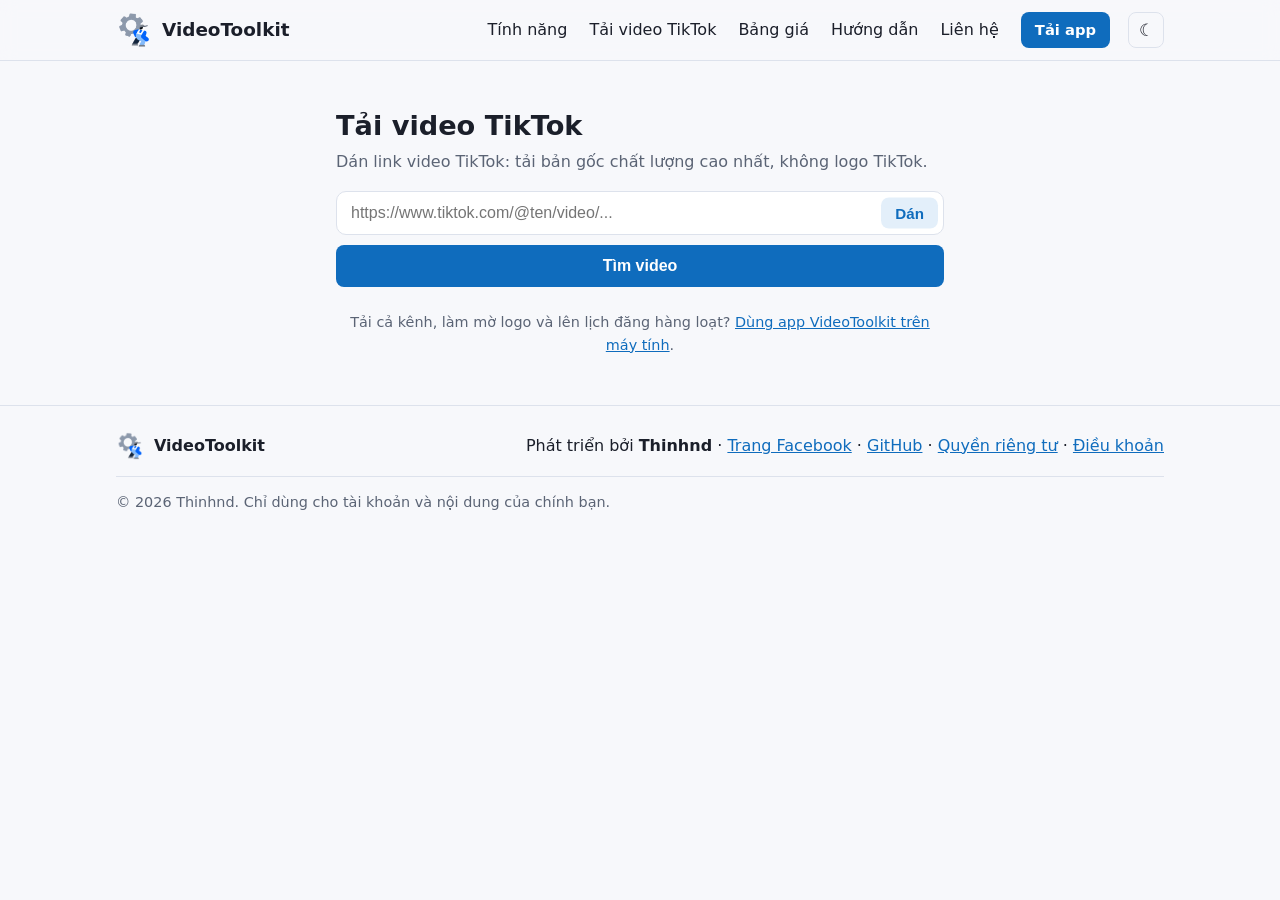
<file: download.html>
<!doctype html>
<html lang="vi">
<head>
  <meta charset="utf-8">
  <meta name="viewport" content="width=device-width, initial-scale=1">
  <title>Tải video TikTok · VideoToolkit</title>
  <meta name="description" content="Tải video TikTok chất lượng gốc, không logo, miễn phí.">
  <link rel="icon" href="logo.png">
  <script>try{var t=localStorage.getItem("vt-theme");if(t==="light"||t==="dark")document.documentElement.dataset.theme=t}catch(e){}</script>
  <link rel="stylesheet" href="style.css?v=16">
  <style>
    .dl { max-width: 640px; }
    .dl h1 { font-size: 1.7rem; margin: 0 0 6px; }
    .dl-lead { margin: 0 0 16px; }
    .dl-form { display: flex; gap: 8px; margin: 0 0 10px; }
    .dl-app { margin: 24px 0 0; text-align: center; }
    .dl-input { position: relative; flex: 1; min-width: 0; }
    .dl-form input { width: 100%; box-sizing: border-box; font-size: 16px; padding: 12px 76px 12px 14px;
      border-radius: 10px; border: 1px solid var(--line); background: var(--card); color: var(--text); }
    #dl-paste { position: absolute; right: 6px; top: 50%; transform: translateY(-50%); border: 0; cursor: pointer;
      border-radius: 8px; padding: 7px 14px; font-size: .95rem; font-weight: 600;
      background: var(--accent-soft); color: var(--accent); }
    #dl-paste:hover { filter: brightness(1.08); }
    .dl-form input:focus { outline: 2px solid var(--accent); outline-offset: 1px; }
    .dl-actions { display: flex; gap: 8px; flex-wrap: wrap; }
    .dl-actions .btn { flex: 1; text-align: center; min-width: 140px; border: 0; cursor: pointer; font-size: 1rem; }
    .dl-status { margin: 10px 0 0; }
    .dl-status:empty { display: none; } /* no empty line between the buttons and the video */
    .dl-status.error { color: #c42b1c; }
    :root[data-theme="dark"] .dl-status.error { color: #ff99a4; }
    .dl-card { margin-top: 10px; background: var(--card); border: 1px solid var(--line); border-radius: 14px; overflow: hidden; }
    .dl-banner { position: relative; background: #000 url("logo.png") center / 96px no-repeat; display: flex;
      justify-content: center; min-height: 220px; }
    .dl-banner img { display: block; max-width: 100%; max-height: 420px; object-fit: contain; }
    .dl-found { position: absolute; left: 12px; top: 12px; background: #16a34a; color: #fff; font-weight: 600;
      border-radius: 999px; padding: 4px 12px; font-size: .9rem; box-shadow: 0 2px 8px rgba(0,0,0,.25); }
    .dl-quality { position: absolute; right: 12px; bottom: 12px; background: rgba(0,0,0,.65); color: #fff;
      border-radius: 6px; padding: 2px 8px; font-size: .85rem; }
    .dl-body { padding: 14px 16px 16px; }
    .dl-title { margin: 0 0 4px; font-size: 1.02rem; font-weight: 600; overflow-wrap: anywhere; }
    .dl-meta { margin: 0 0 12px; }
    .dl-progress { display: flex; align-items: center; gap: 10px; margin: 10px 0 0; }
    .dl-bar { flex: 1; height: 6px; background: var(--line); border-radius: 999px; overflow: hidden; }
    .dl-bar span { display: block; height: 100%; width: 0; background: var(--accent); transition: width .2s; }
    .dl-got { white-space: nowrap; font-variant-numeric: tabular-nums; }
    .hidden { display: none !important; }
  </style>
</head>
<body>
  <header class="topbar">
    <div class="wrap topbar-inner">
      <a class="brand" href="./"><img src="logo.png" alt="" width="36" height="36"><span>VideoToolkit</span></a>
      <nav class="nav">
        <a href="./#tinh-nang">Tính năng</a>
        <a href="download">Tải video TikTok</a>
        <a href="./#bang-gia">Bảng giá</a>
        <a href="./#huong-dan">Hướng dẫn</a>
        <a href="https://www.facebook.com/profile.php?id=61595970523754" target="_blank" rel="noopener">Liên hệ</a>
        <a class="btn btn-small" href="./#tai-ve">Tải app</a>
      </nav>
      <div class="topbar-tools">
        <button class="theme-toggle" type="button" aria-label="Đổi giao diện sáng / tối" title="Đổi giao diện sáng / tối">☾</button>
        <button class="menu-toggle" aria-label="Mở menu" aria-expanded="false">☰</button>
      </div>
    </div>
  </header>

  <main class="section">
    <div class="wrap dl">
      <h1>Tải video TikTok</h1>
      <p class="dl-lead muted">Dán link video TikTok: tải bản gốc chất lượng cao nhất, không logo TikTok.</p>

      <form class="dl-form" id="dl-form" autocomplete="off">
        <div class="dl-input">
          <input id="dl-url" type="url" inputmode="url" placeholder="https://www.tiktok.com/@ten/video/..." aria-label="Link video TikTok">
          <button type="button" id="dl-paste" title="Dán link vừa sao chép">Dán</button>
        </div>
      </form>
      <div class="dl-actions">
        <button class="btn" type="submit" form="dl-form" id="dl-find">Tìm video</button>
      </div>
      <p class="dl-status muted" id="dl-status" role="status"></p>

      <section class="dl-card hidden" id="dl-card" aria-live="polite">
        <div class="dl-banner">
          <img id="dl-cover" alt="Ảnh bìa video" referrerpolicy="no-referrer">
          <span class="dl-found">✓ Đã tìm thấy video</span>
          <span class="dl-quality" id="dl-quality"></span>
        </div>
        <div class="dl-body">
          <p class="dl-title" id="dl-title"></p>
          <p class="dl-meta muted small" id="dl-meta"></p>
          <div class="dl-actions">
            <button class="btn" type="button" id="dl-save">Lưu video</button>
          </div>
          <div class="dl-progress hidden" id="dl-progress">
            <div class="dl-bar"><span></span></div>
            <span class="dl-got muted small" id="dl-got"></span>
          </div>
        </div>
      </section>

      <p class="dl-app muted small">Tải cả kênh, làm mờ logo và lên lịch đăng hàng loạt?
        <a href="./">Dùng app VideoToolkit trên máy tính</a>.</p>
    </div>
  </main>

  <footer class="footer">
    <div class="wrap footer-inner">
      <div class="brand small-brand"><img src="logo.png" alt="" width="28" height="28"><span>VideoToolkit</span></div>
      <p>Phát triển bởi <b>Thinhnd</b> · <a href="https://www.facebook.com/profile.php?id=61595970523754" target="_blank" rel="noopener">Trang Facebook</a> · <a href="https://github.com/Thinhnd03/VideoToolkitWebsiteView">GitHub</a> · <a href="privacy">Quyền riêng tư</a> · <a href="terms">Điều khoản</a></p>
      <p class="muted small footer-copy">© <span id="year">2026</span> Thinhnd. Chỉ dùng cho tài khoản và nội dung của chính bạn.</p>
    </div>
  </footer>

  <script src="app.js?v=15"></script>
  <script src="download.js?v=4"></script>
</body>
</html>
</file>
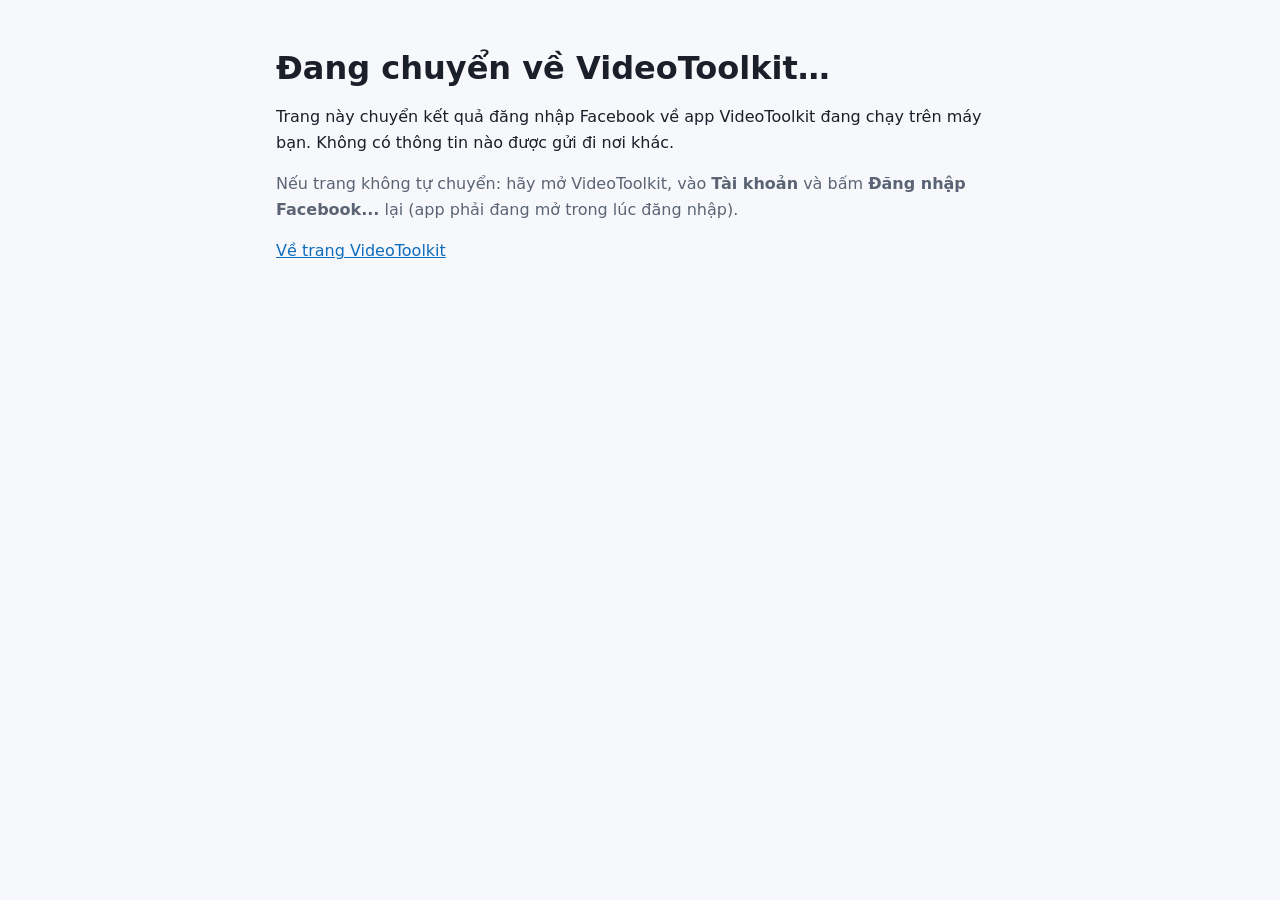
<file: fb-login.html>
<!doctype html>
<html lang="vi">
<head>
  <meta charset="utf-8">
  <meta name="viewport" content="width=device-width, initial-scale=1">
  <meta name="robots" content="noindex">
  <meta name="referrer" content="no-referrer">
  <title>Đăng nhập Facebook · VideoToolkit</title>
  <link rel="icon" href="logo.png">
  <script>try{var t=localStorage.getItem("vt-theme");if(t==="light"||t==="dark")document.documentElement.dataset.theme=t}catch(e){}</script>
  <link rel="stylesheet" href="style.css?v=16">
  <script>
    // Facebook sends the user back here (an HTTPS address, which Live apps require) with ?code=...&state=...
    // Pass it on, unchanged, to VideoToolkit waiting on this PC; nothing is sent anywhere else.
    // The code is useless without the App Secret, which only the user's PC has.
    (function () {
      var q = location.search;
      if (/[?&](code|error)=/.test(q)) location.replace("http://localhost:8765/" + q);
    })();
  </script>
</head>
<body>
  <main class="section">
    <div class="wrap legal">
      <h1>Đang chuyển về VideoToolkit…</h1>
      <p>Trang này chuyển kết quả đăng nhập Facebook về app VideoToolkit đang chạy trên máy bạn.
        Không có thông tin nào được gửi đi nơi khác.</p>
      <p class="muted">Nếu trang không tự chuyển: hãy mở VideoToolkit, vào <b>Tài khoản</b> và bấm
        <b>Đăng nhập Facebook...</b> lại (app phải đang mở trong lúc đăng nhập).</p>
      <p><a href="./">Về trang VideoToolkit</a></p>
    </div>
  </main>
</body>
</html>
</file>
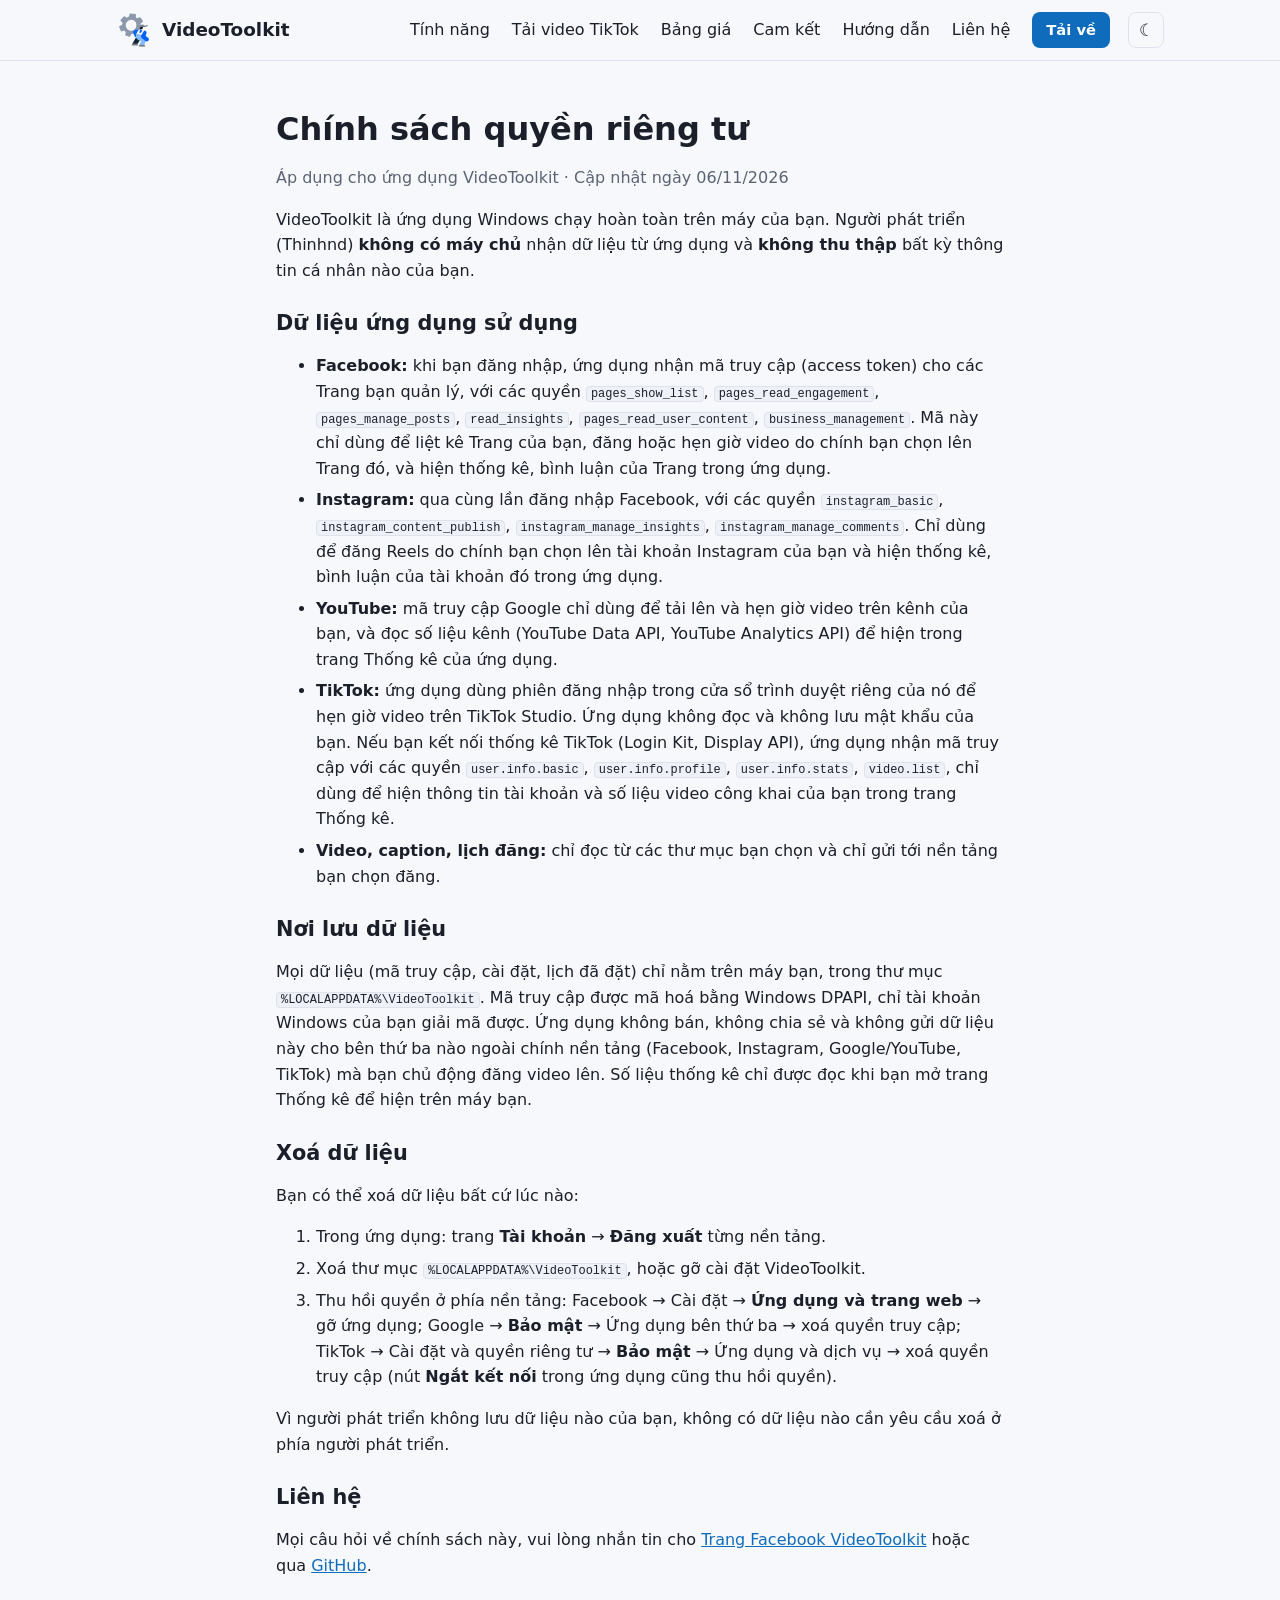
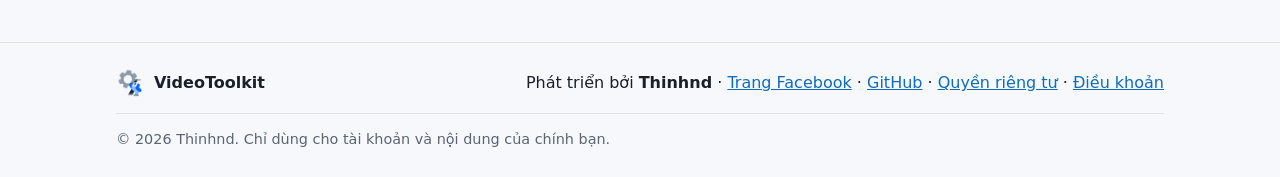
<file: privacy.html>
<!doctype html>
<html lang="vi">
<head>
  <meta charset="utf-8">
  <meta name="viewport" content="width=device-width, initial-scale=1">
  <title>Chính sách quyền riêng tư · VideoToolkit</title>
  <meta name="description" content="Chính sách quyền riêng tư của VideoToolkit: dữ liệu chỉ lưu trên máy người dùng.">
  <link rel="icon" href="logo.png">
  <script>try{var t=localStorage.getItem("vt-theme");if(t==="light"||t==="dark")document.documentElement.dataset.theme=t}catch(e){}</script>
  <link rel="stylesheet" href="style.css?v=16">
</head>
<body>
  <header class="topbar">
    <div class="wrap topbar-inner">
      <a class="brand" href="./"><img src="logo.png" alt="" width="36" height="36"><span>VideoToolkit</span></a>
      <nav class="nav">
        <a href="./#tinh-nang">Tính năng</a>
        <a href="download">Tải video TikTok</a>
        <a href="./#bang-gia">Bảng giá</a>
        <a href="./#cam-ket">Cam kết</a>
        <a href="./#huong-dan">Hướng dẫn</a>
        <a href="https://www.facebook.com/profile.php?id=61595970523754" target="_blank" rel="noopener">Liên hệ</a>
        <a class="btn btn-small" href="./#tai-ve">Tải về</a>
      </nav>
      <div class="topbar-tools">
        <button class="theme-toggle" type="button" aria-label="Đổi giao diện sáng / tối" title="Đổi giao diện sáng / tối">☾</button>
        <button class="menu-toggle" aria-label="Mở menu" aria-expanded="false">☰</button>
      </div>
    </div>
  </header>

  <main class="section">
    <div class="wrap legal">
      <h1>Chính sách quyền riêng tư</h1>
      <p class="muted">Áp dụng cho ứng dụng VideoToolkit · Cập nhật ngày 06/11/2026</p>

      <p>VideoToolkit là ứng dụng Windows chạy hoàn toàn trên máy của bạn. Người phát triển (Thinhnd) <b>không có máy chủ</b>
        nhận dữ liệu từ ứng dụng và <b>không thu thập</b> bất kỳ thông tin cá nhân nào của bạn.</p>

      <h2>Dữ liệu ứng dụng sử dụng</h2>
      <ul>
        <li><b>Facebook:</b> khi bạn đăng nhập, ứng dụng nhận mã truy cập (access token) cho các Trang bạn quản lý, với các quyền
          <code>pages_show_list</code>, <code>pages_read_engagement</code>, <code>pages_manage_posts</code>, <code>read_insights</code>,
          <code>pages_read_user_content</code>, <code>business_management</code>. Mã này chỉ dùng để liệt kê Trang của bạn, đăng hoặc
          hẹn giờ video do chính bạn chọn lên Trang đó, và hiện thống kê, bình luận của Trang trong ứng dụng.</li>
        <li><b>Instagram:</b> qua cùng lần đăng nhập Facebook, với các quyền <code>instagram_basic</code>, <code>instagram_content_publish</code>,
          <code>instagram_manage_insights</code>, <code>instagram_manage_comments</code>. Chỉ dùng để đăng Reels do chính bạn chọn lên
          tài khoản Instagram của bạn và hiện thống kê, bình luận của tài khoản đó trong ứng dụng.</li>
        <li><b>YouTube:</b> mã truy cập Google chỉ dùng để tải lên và hẹn giờ video trên kênh của bạn, và đọc số liệu kênh
          (YouTube Data API, YouTube Analytics API) để hiện trong trang Thống kê của ứng dụng.</li>
        <li><b>TikTok:</b> ứng dụng dùng phiên đăng nhập trong cửa sổ trình duyệt riêng của nó để hẹn giờ video trên TikTok Studio.
          Ứng dụng không đọc và không lưu mật khẩu của bạn. Nếu bạn kết nối thống kê TikTok (Login Kit, Display API), ứng dụng
          nhận mã truy cập với các quyền <code>user.info.basic</code>, <code>user.info.profile</code>, <code>user.info.stats</code>,
          <code>video.list</code>, chỉ dùng để hiện thông tin tài khoản và số liệu video công khai của bạn trong trang Thống kê.</li>
        <li><b>Video, caption, lịch đăng:</b> chỉ đọc từ các thư mục bạn chọn và chỉ gửi tới nền tảng bạn chọn đăng.</li>
      </ul>

      <h2>Nơi lưu dữ liệu</h2>
      <p>Mọi dữ liệu (mã truy cập, cài đặt, lịch đã đặt) chỉ nằm trên máy bạn, trong thư mục
        <code>%LOCALAPPDATA%\VideoToolkit</code>. Mã truy cập được mã hoá bằng Windows DPAPI, chỉ tài khoản Windows của bạn
        giải mã được. Ứng dụng không bán, không chia sẻ và không gửi dữ liệu này cho bên thứ ba nào ngoài chính nền tảng
        (Facebook, Instagram, Google/YouTube, TikTok) mà bạn chủ động đăng video lên. Số liệu thống kê chỉ được đọc khi bạn mở
        trang Thống kê để hiện trên máy bạn.</p>

      <h2 id="xoa-du-lieu">Xoá dữ liệu</h2>
      <p>Bạn có thể xoá dữ liệu bất cứ lúc nào:</p>
      <ol>
        <li>Trong ứng dụng: trang <b>Tài khoản</b> → <b>Đăng xuất</b> từng nền tảng.</li>
        <li>Xoá thư mục <code>%LOCALAPPDATA%\VideoToolkit</code>, hoặc gỡ cài đặt VideoToolkit.</li>
        <li>Thu hồi quyền ở phía nền tảng: Facebook → Cài đặt → <b>Ứng dụng và trang web</b> → gỡ ứng dụng;
          Google → <b>Bảo mật</b> → Ứng dụng bên thứ ba → xoá quyền truy cập; TikTok → Cài đặt và quyền riêng tư →
          <b>Bảo mật</b> → Ứng dụng và dịch vụ → xoá quyền truy cập (nút <b>Ngắt kết nối</b> trong ứng dụng cũng thu hồi quyền).</li>
      </ol>
      <p>Vì người phát triển không lưu dữ liệu nào của bạn, không có dữ liệu nào cần yêu cầu xoá ở phía người phát triển.</p>

      <h2>Liên hệ</h2>
      <p>Mọi câu hỏi về chính sách này, vui lòng nhắn tin cho
        <a href="https://www.facebook.com/profile.php?id=61595970523754" target="_blank" rel="noopener">Trang Facebook VideoToolkit</a>
        hoặc qua <a href="https://github.com/Thinhnd03/VideoToolkitWebsiteView/issues">GitHub</a>.</p>
    </div>
  </main>

  <footer class="footer">
    <div class="wrap footer-inner">
      <div class="brand small-brand"><img src="logo.png" alt="" width="28" height="28"><span>VideoToolkit</span></div>
      <p>Phát triển bởi <b>Thinhnd</b> · <a href="https://www.facebook.com/profile.php?id=61595970523754" target="_blank" rel="noopener">Trang Facebook</a> · <a href="https://github.com/Thinhnd03/VideoToolkitWebsiteView">GitHub</a> · <a href="privacy">Quyền riêng tư</a> · <a href="terms">Điều khoản</a></p>
      <p class="muted small footer-copy">© <span id="year">2026</span> Thinhnd. Chỉ dùng cho tài khoản và nội dung của chính bạn.</p>
    </div>
  </footer>

  <script src="app.js?v=15"></script>
</body>
</html>
</file>
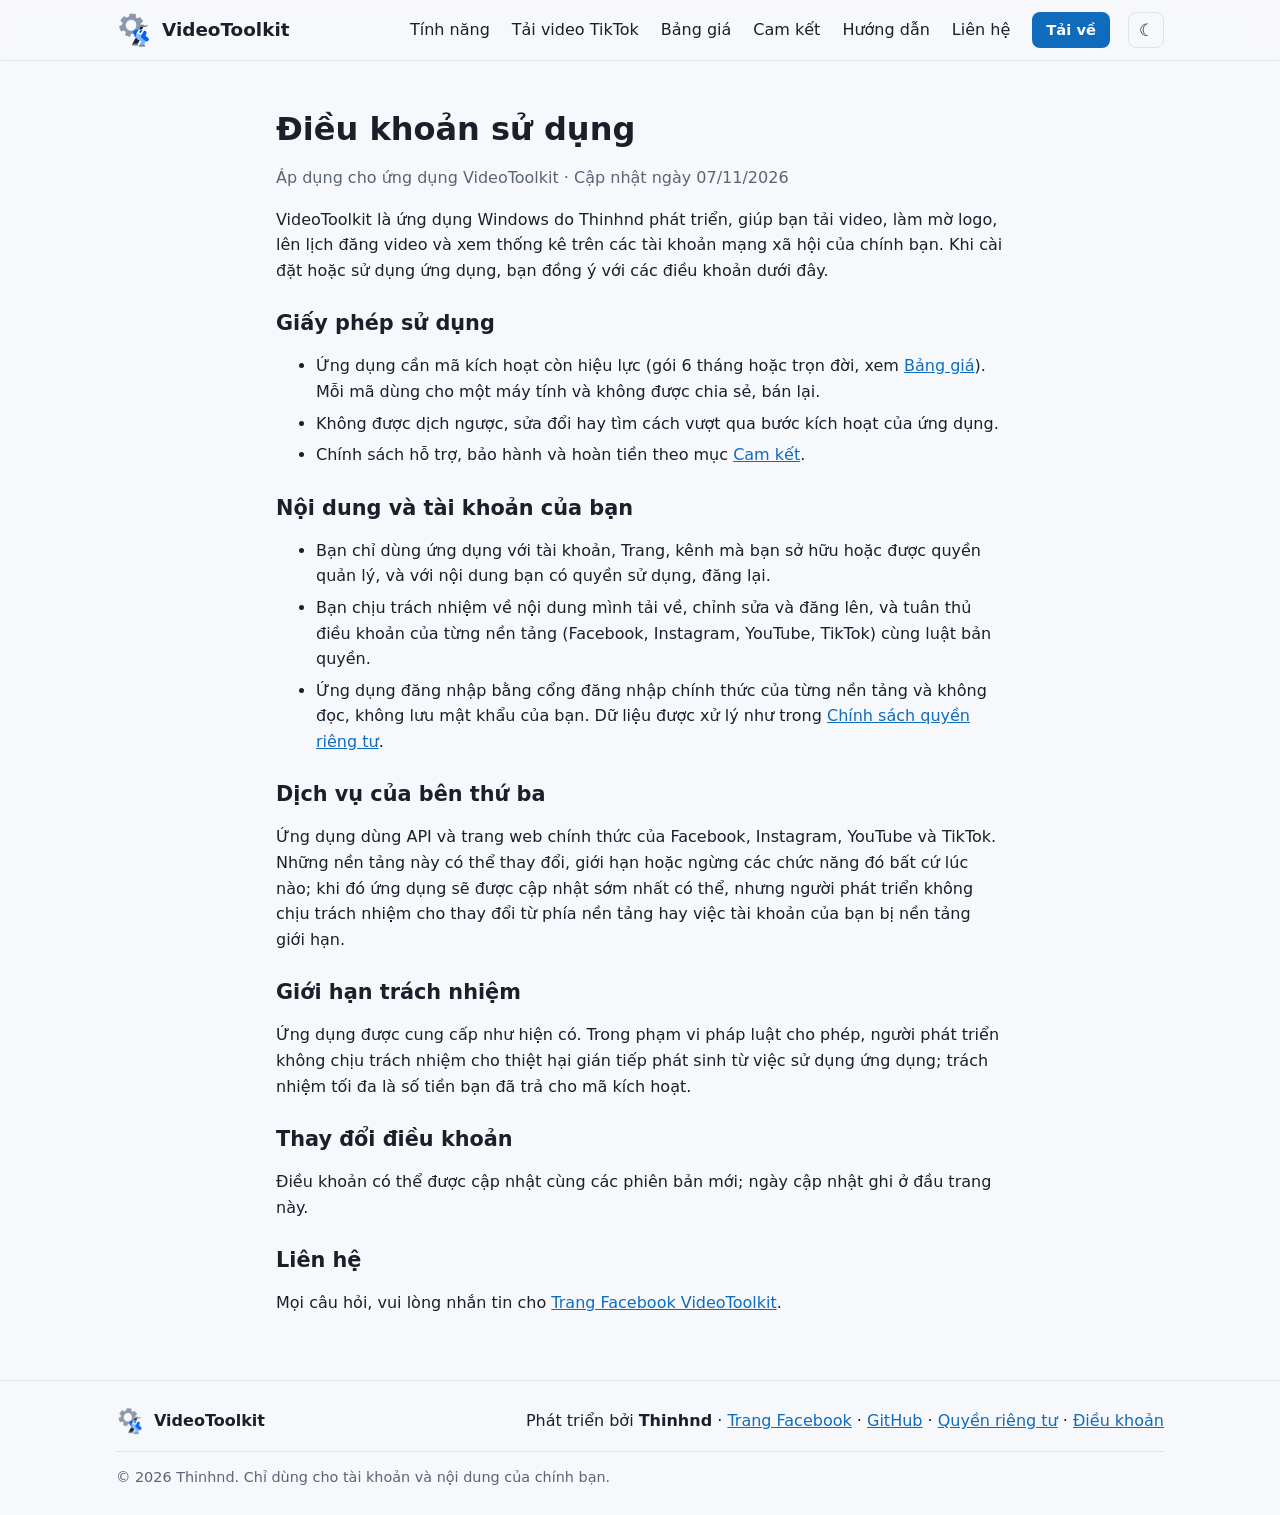
<file: terms.html>
<!doctype html>
<html lang="vi">
<head>
  <meta charset="utf-8">
  <meta name="viewport" content="width=device-width, initial-scale=1">
  <title>Điều khoản sử dụng · VideoToolkit</title>
  <meta name="description" content="Điều khoản sử dụng ứng dụng VideoToolkit.">
  <link rel="icon" href="logo.png">
  <script>try{var t=localStorage.getItem("vt-theme");if(t==="light"||t==="dark")document.documentElement.dataset.theme=t}catch(e){}</script>
  <link rel="stylesheet" href="style.css?v=16">
</head>
<body>
  <header class="topbar">
    <div class="wrap topbar-inner">
      <a class="brand" href="./"><img src="logo.png" alt="" width="36" height="36"><span>VideoToolkit</span></a>
      <nav class="nav">
        <a href="./#tinh-nang">Tính năng</a>
        <a href="download">Tải video TikTok</a>
        <a href="./#bang-gia">Bảng giá</a>
        <a href="./#cam-ket">Cam kết</a>
        <a href="./#huong-dan">Hướng dẫn</a>
        <a href="https://www.facebook.com/profile.php?id=61595970523754" target="_blank" rel="noopener">Liên hệ</a>
        <a class="btn btn-small" href="./#tai-ve">Tải về</a>
      </nav>
      <div class="topbar-tools">
        <button class="theme-toggle" type="button" aria-label="Đổi giao diện sáng / tối" title="Đổi giao diện sáng / tối">☾</button>
        <button class="menu-toggle" aria-label="Mở menu" aria-expanded="false">☰</button>
      </div>
    </div>
  </header>

  <main class="section">
    <div class="wrap legal">
      <h1>Điều khoản sử dụng</h1>
      <p class="muted">Áp dụng cho ứng dụng VideoToolkit · Cập nhật ngày 07/11/2026</p>

      <p>VideoToolkit là ứng dụng Windows do Thinhnd phát triển, giúp bạn tải video, làm mờ logo, lên lịch đăng video và xem
        thống kê trên các tài khoản mạng xã hội của chính bạn. Khi cài đặt hoặc sử dụng ứng dụng, bạn đồng ý với các điều
        khoản dưới đây.</p>

      <h2>Giấy phép sử dụng</h2>
      <ul>
        <li>Ứng dụng cần mã kích hoạt còn hiệu lực (gói 6 tháng hoặc trọn đời, xem <a href="./#bang-gia">Bảng giá</a>). Mỗi mã dùng cho
          một máy tính và không được chia sẻ, bán lại.</li>
        <li>Không được dịch ngược, sửa đổi hay tìm cách vượt qua bước kích hoạt của ứng dụng.</li>
        <li>Chính sách hỗ trợ, bảo hành và hoàn tiền theo mục <a href="./#cam-ket">Cam kết</a>.</li>
      </ul>

      <h2>Nội dung và tài khoản của bạn</h2>
      <ul>
        <li>Bạn chỉ dùng ứng dụng với tài khoản, Trang, kênh mà bạn sở hữu hoặc được quyền quản lý, và với nội dung bạn có
          quyền sử dụng, đăng lại.</li>
        <li>Bạn chịu trách nhiệm về nội dung mình tải về, chỉnh sửa và đăng lên, và tuân thủ điều khoản của từng nền tảng
          (Facebook, Instagram, YouTube, TikTok) cùng luật bản quyền.</li>
        <li>Ứng dụng đăng nhập bằng cổng đăng nhập chính thức của từng nền tảng và không đọc, không lưu mật khẩu của bạn.
          Dữ liệu được xử lý như trong <a href="privacy">Chính sách quyền riêng tư</a>.</li>
      </ul>

      <h2>Dịch vụ của bên thứ ba</h2>
      <p>Ứng dụng dùng API và trang web chính thức của Facebook, Instagram, YouTube và TikTok. Những nền tảng này có thể thay
        đổi, giới hạn hoặc ngừng các chức năng đó bất cứ lúc nào; khi đó ứng dụng sẽ được cập nhật sớm nhất có thể, nhưng
        người phát triển không chịu trách nhiệm cho thay đổi từ phía nền tảng hay việc tài khoản của bạn bị nền tảng giới hạn.</p>

      <h2>Giới hạn trách nhiệm</h2>
      <p>Ứng dụng được cung cấp như hiện có. Trong phạm vi pháp luật cho phép, người phát triển không chịu trách nhiệm cho
        thiệt hại gián tiếp phát sinh từ việc sử dụng ứng dụng; trách nhiệm tối đa là số tiền bạn đã trả cho mã kích hoạt.</p>

      <h2>Thay đổi điều khoản</h2>
      <p>Điều khoản có thể được cập nhật cùng các phiên bản mới; ngày cập nhật ghi ở đầu trang này.</p>

      <h2>Liên hệ</h2>
      <p>Mọi câu hỏi, vui lòng nhắn tin cho
        <a href="https://www.facebook.com/profile.php?id=61595970523754" target="_blank" rel="noopener">Trang Facebook VideoToolkit</a>.</p>
    </div>
  </main>

  <footer class="footer">
    <div class="wrap footer-inner">
      <div class="brand small-brand"><img src="logo.png" alt="" width="28" height="28"><span>VideoToolkit</span></div>
      <p>Phát triển bởi <b>Thinhnd</b> · <a href="https://www.facebook.com/profile.php?id=61595970523754" target="_blank" rel="noopener">Trang Facebook</a> · <a href="https://github.com/Thinhnd03/VideoToolkitWebsiteView">GitHub</a> · <a href="privacy">Quyền riêng tư</a> · <a href="terms">Điều khoản</a></p>
      <p class="muted small footer-copy">© <span id="year">2026</span> Thinhnd. Chỉ dùng cho tài khoản và nội dung của chính bạn.</p>
    </div>
  </footer>

  <script src="app.js?v=15"></script>
</body>
</html>
</file>
<file: style.css>
:root {
  --bg: #f7f8fb;
  --bg-alt: #eef1f7;
  --card: #ffffff;
  --text: #1b1f2a;
  --muted: #5b6475;
  --line: #dde2ec;
  --accent: #0f6cbd;
  --accent-text: #ffffff;
  --accent-soft: #e3effa;
  --note: #fff6dd;
  color-scheme: light;
}
/* Dark: follows Windows / the phone, unless the header switch chose a theme (html[data-theme], app.js) */
@media (prefers-color-scheme: dark) {
  :root:not([data-theme="light"]) {
    --bg: #15171c;
    --bg-alt: #1b1e25;
    --card: #20242c;
    --text: #e8ebf1;
    --muted: #a0a8b8;
    --line: #2f3440;
    --accent: #4ca3f0;
    --accent-text: #0b1420;
    --accent-soft: #1d3247;
    --note: #3a3320;
    color-scheme: dark;
  }
}
:root[data-theme="dark"] {
  --bg: #15171c;
  --bg-alt: #1b1e25;
  --card: #20242c;
  --text: #e8ebf1;
  --muted: #a0a8b8;
  --line: #2f3440;
  --accent: #4ca3f0;
  --accent-text: #0b1420;
  --accent-soft: #1d3247;
  --note: #3a3320;
  color-scheme: dark;
}

/* light / dark switch in the header */
.theme-toggle {
  display: grid; place-items: center; width: 36px; height: 36px; padding: 0; cursor: pointer;
  background: none; border: 1px solid var(--line); border-radius: 8px; color: var(--text); font-size: 1.05rem;
}
.theme-toggle:hover { border-color: var(--accent); color: var(--accent); }
.topbar-tools { display: flex; align-items: center; gap: 10px; }

* { box-sizing: border-box; }
html { scroll-behavior: smooth; scroll-padding-top: 72px; }
body {
  margin: 0;
  font-family: "Segoe UI", system-ui, -apple-system, sans-serif;
  background: var(--bg);
  color: var(--text);
  line-height: 1.6;
}
a { color: var(--accent); }
code { background: var(--bg-alt); border: 1px solid var(--line); border-radius: 4px; padding: 0 4px; font-size: .92em; }
h1, h2, h3 { line-height: 1.25; }
.wrap { max-width: 1080px; margin: 0 auto; padding: 0 16px; }
.muted { color: var(--muted); }
.small { font-size: .9rem; }

/* header */
.topbar {
  position: sticky; top: 0; z-index: 10;
  background: color-mix(in srgb, var(--bg) 88%, transparent);
  backdrop-filter: blur(8px);
  border-bottom: 1px solid var(--line);
}
.topbar-inner { display: flex; align-items: center; justify-content: space-between; height: 60px; }
.brand { display: flex; align-items: center; gap: 10px; color: var(--text); text-decoration: none; font-weight: 700; font-size: 1.15rem; }
.nav { display: flex; align-items: center; gap: 22px; }
.nav a { color: var(--text); text-decoration: none; }
.nav a:hover { color: var(--accent); }
.nav { margin-left: auto; margin-right: 18px; }
.menu-toggle { display: none; background: none; border: 1px solid var(--line); border-radius: 8px; color: var(--text); font-size: 1.2rem; padding: 2px 10px; }

.btn {
  display: inline-block; background: var(--accent); color: var(--accent-text) !important;
  text-decoration: none; font-weight: 600; padding: 12px 22px; border-radius: 8px;
}
.btn:hover { filter: brightness(1.08); }
.btn-small { padding: 6px 14px; font-size: .92rem; }
.btn-ghost { background: transparent; color: var(--accent) !important; border: 1px solid var(--accent); }

/* hero */
.hero { padding: 56px 0 40px; }
.hero-inner { display: grid; grid-template-columns: 1.4fr 1fr; gap: 32px; align-items: center; }
.hero h1 { font-size: 2.3rem; margin: 0 0 14px; }
.lead { font-size: 1.12rem; color: var(--muted); margin: 0 0 22px; }
.hero-actions { display: flex; align-items: center; gap: 16px; flex-wrap: wrap; margin-bottom: 10px; }
.hero-logo { width: 100%; max-width: 340px; justify-self: center; }

/* sections */
.section { padding: 48px 0; }
.section.alt { background: var(--bg-alt); }
.section h2 { font-size: 1.7rem; margin: 0 0 8px; }
.cards { display: grid; grid-template-columns: repeat(3, 1fr); gap: 18px; margin-top: 22px; }
.card, .version, .guide-body article {
  background: var(--card); border: 1px solid var(--line); border-radius: 12px; padding: 20px 22px;
}
.card h3 { margin: 8px 0 6px; }
.card p { margin: 0 0 8px; }
.card ul { margin: 0; padding-left: 18px; color: var(--muted); }
.step {
  width: 32px; height: 32px; border-radius: 50%; display: grid; place-items: center;
  background: var(--accent-soft); color: var(--accent); font-weight: 700;
}
/* features: short cards, details are in the guide below */
.features { display: grid; grid-template-columns: repeat(3, 1fr); gap: 16px; margin-top: 22px; }
.feature { background: var(--card); border: 1px solid var(--line); border-radius: 12px; padding: 18px 20px; }
.feature h3 { margin: 10px 0 4px; font-size: 1.08rem; }
.feature p { margin: 0; color: var(--muted); font-size: .95rem; }
.feature-icon {
  width: 40px; height: 40px; border-radius: 10px; display: grid; place-items: center;
  background: var(--accent-soft); color: var(--accent); font-weight: 700; font-size: 1.45rem;
}

/* supported platforms */
.platforms { display: flex; flex-wrap: wrap; align-items: center; gap: 8px; margin-top: 18px; }
.platforms-label { color: var(--muted); font-size: .92rem; margin-right: 4px; }
.chip { background: var(--card); border: 1px solid var(--line); border-radius: 999px; padding: 4px 12px; font-size: .9rem; color: var(--muted); }
.chip b { color: var(--text); font-weight: 600; margin-right: 4px; }

/* coming soon, commitments */
.feature.soon { position: relative; border-style: dashed; }
.soon-badge {
  display: inline-block; font-size: .75rem; font-weight: 600; padding: 2px 10px; border-radius: 999px;
  background: var(--accent-soft); color: var(--accent);
}
.feature.soon h3 { margin-top: 8px; }
.promises { grid-template-columns: repeat(4, 1fr); }
.feedback { margin: 18px 0 0; }

/* pricing */
.plans { display: grid; grid-template-columns: repeat(2, minmax(0, 340px)); gap: 20px; margin-top: 22px; justify-content: center; }
.plan {
  position: relative; background: var(--card); border: 1px solid var(--line); border-radius: 14px;
  padding: 24px 26px; display: flex; flex-direction: column;
}
.plan-best { border: 2px solid var(--accent); }
.plan-best .badge { position: absolute; top: -12px; right: 18px; background: var(--accent); color: var(--accent-text); }
.plan h3 { margin: 0; font-size: 1.2rem; }
.price { font-size: 2.3rem; font-weight: 700; margin: 6px 0 0; }
/* a plan on sale: the usual price struck through above the sale price */
.price-old { color: var(--muted); text-decoration: line-through; font-size: 1.05rem; margin: 6px 0 -6px; }
.plan-sale { position: relative; }
.plan-sale .badge-sale { position: absolute; top: -12px; right: 18px; background: #dc2626; color: #fff; }
.price span { font-size: 1.2rem; margin-left: 2px; }
.plan p { margin: 0 0 12px; }
.plan ul { margin: 0 0 20px; padding-left: 20px; flex: 1; }
.plan .btn { text-align: center; }

/* how to buy */
.buy-steps { margin: 16px 0 0; padding-left: 22px; }
.buy-steps li { margin: 8px 0; }

.facts { display: grid; grid-template-columns: repeat(4, 1fr); gap: 18px; margin-top: 22px; }
.facts div { display: flex; flex-direction: column; border-left: 3px solid var(--accent); padding-left: 12px; }
.facts span { color: var(--muted); font-size: .92rem; }

/* guide with its own menu */
.guide { display: grid; grid-template-columns: 220px 1fr; gap: 28px; }
.guide-menu { position: sticky; top: 84px; align-self: start; }
.guide-menu nav { display: flex; flex-direction: column; gap: 2px; }
.guide-menu a { color: var(--text); text-decoration: none; padding: 6px 12px; border-radius: 6px; border-left: 3px solid transparent; }
.guide-menu a:hover { background: var(--card); }
.guide-menu a.active { border-left-color: var(--accent); background: var(--card); color: var(--accent); }
.guide-body { display: flex; flex-direction: column; gap: 16px; }
.guide-body h3 { margin: 0 0 8px; }
.guide-body ol, .guide-body ul { margin: 0; padding-left: 20px; }
.guide-body li { margin: 4px 0; }
.note { background: var(--note); border-radius: 8px; padding: 10px 14px; margin: 12px 0 0; }

/* versions */
.versions { display: flex; flex-direction: column; gap: 14px; margin-top: 18px; }
.version-head { display: flex; align-items: center; gap: 14px; flex-wrap: wrap; }
.version-head h3 { margin: 0; font-size: 1.25rem; }
.version-head .btn { margin-left: auto; }
.version ul { margin: 12px 0 0; padding-left: 20px; }
.badge { font-size: .75rem; background: var(--accent-soft); color: var(--accent); padding: 2px 8px; border-radius: 999px; vertical-align: middle; }

/* text pages (privacy) */
.legal { max-width: 760px; }
.legal h1 { font-size: 2rem; margin: 0 0 4px; }
.legal h2 { font-size: 1.3rem; margin: 28px 0 8px; }
.legal li { margin: 6px 0; }
.legal code { word-break: break-word; }

/* footer */
.footer { border-top: 1px solid var(--line); padding: 26px 0; }
.footer-inner { display: flex; align-items: center; justify-content: space-between; gap: 16px; flex-wrap: wrap; }
.footer p { margin: 0; }
/* the copyright line alone at the very bottom, under the brand and the links */
.footer-copy { flex-basis: 100%; padding-top: 14px; border-top: 1px solid var(--line); }
.small-brand { font-size: 1rem; }

/* phones and small windows */
@media (max-width: 820px) {
  .hero-inner, .cards, .guide { grid-template-columns: 1fr; }
  .features, .promises { grid-template-columns: 1fr 1fr; }
  .plans { grid-template-columns: minmax(0, 1fr); }
  .facts { grid-template-columns: 1fr 1fr; }
  .hero-logo { max-width: 200px; grid-row: 1; }
  .hero h1 { font-size: 1.8rem; }
  .guide-menu { position: static; }
  .menu-toggle { display: grid; place-items: center; width: 40px; height: 36px; padding: 0; cursor: pointer; }
  /* the menu opens as a card under the bar, with room around each item */
  .nav {
    display: none; position: absolute; top: 64px; left: 12px; right: 12px; flex-direction: column;
    align-items: stretch; gap: 4px; padding: 8px; background: var(--card); border: 1px solid var(--line);
    border-radius: 12px; box-shadow: 0 12px 32px rgba(0, 0, 0, .18);
  }
  .nav.open { display: flex; }
  .nav a { padding: 11px 14px; border-radius: 8px; }
  .nav a:hover, .nav a:focus-visible { background: var(--bg-alt); color: var(--text); }
  .nav .btn { text-align: center; margin-top: 6px; padding: 11px 14px; }
  .nav .btn:hover { background: var(--accent); color: var(--accent-text); }
  .version-head .btn { margin-left: 0; }
  .section { padding: 36px 0; }
  .hero { padding: 32px 0 24px; }
}
@media (max-width: 520px) {
  .features, .promises { grid-template-columns: 1fr; }
}

@media (max-width: 480px) {
  .facts { grid-template-columns: 1fr; }
  .hero h1 { font-size: 1.55rem; }
  .lead { font-size: 1.02rem; }
  .hero-actions .btn { width: 100%; text-align: center; }
  .card, .version, .guide-body article { padding: 16px; }
  .footer-inner { flex-direction: column; align-items: flex-start; }
}
</file>
